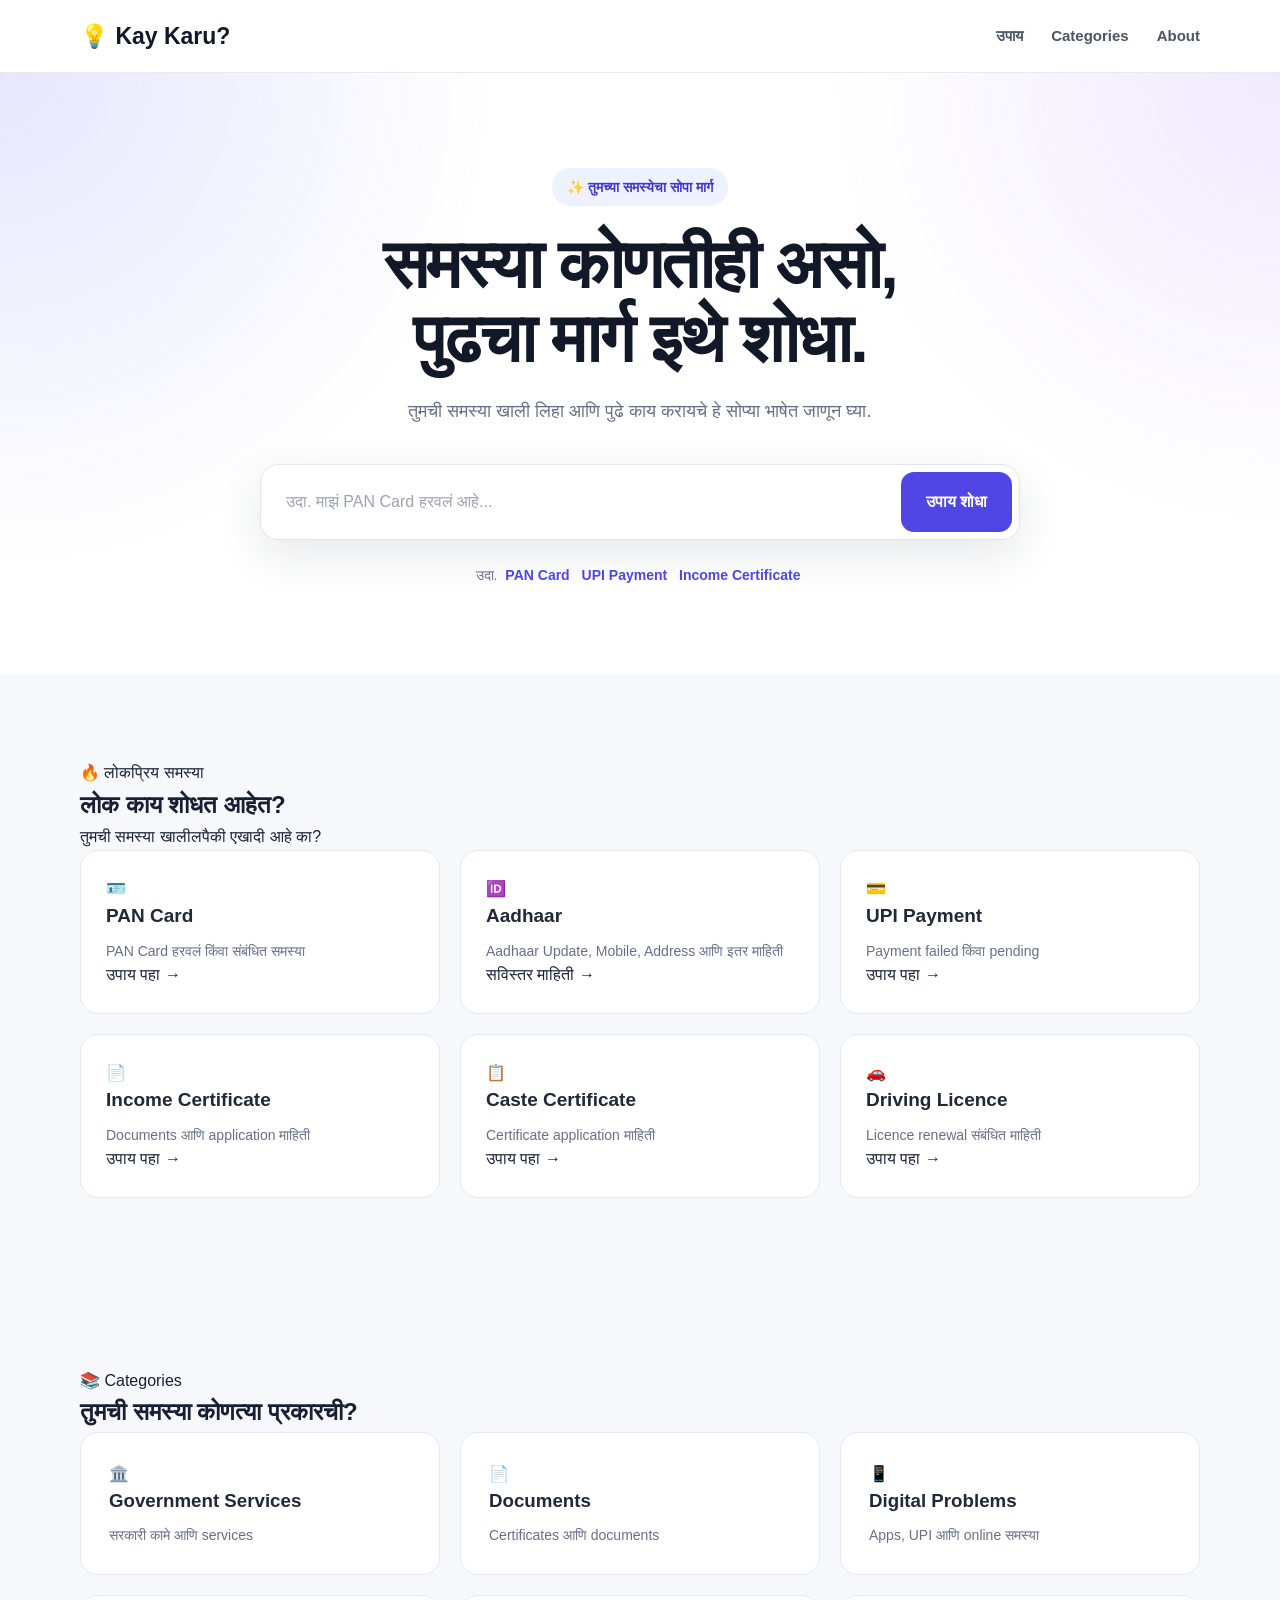
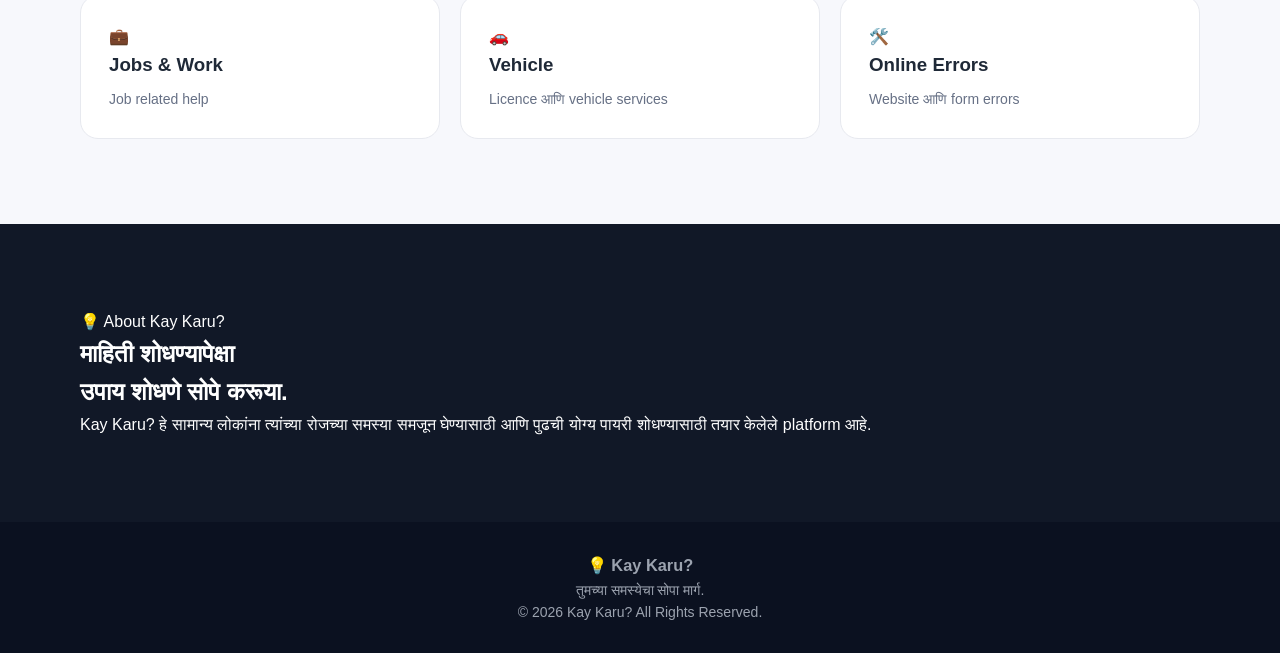
<file: index.html>
<!DOCTYPE html>
<html lang="mr">
<head>
    <meta charset="UTF-8">
    <meta name="viewport" content="width=device-width, initial-scale=1.0">

    <title>Kay Karu? | तुमच्या समस्येचा सोपा मार्ग</title>

    <meta name="description"
          content="तुमची समस्या सांगा आणि पुढचा मार्ग सोप्या भाषेत जाणून घ्या. Government services, documents, digital problems आणि online services साठी सोपे मार्गदर्शन.">

    <link rel="stylesheet" href="style.css">
</head>

<body>

<header class="header">
    <div class="container nav">

        <a href="index.html" class="logo">
            💡 Kay Karu?
        </a>

        <nav>
            <a href="#solutions">उपाय</a>
            <a href="#categories">Categories</a>
            <a href="#about">About</a>
        </nav>

    </div>
</header>


<section class="hero">

    <div class="container hero-content">

        <div class="badge">
            ✨ तुमच्या समस्येचा सोपा मार्ग
        </div>

        <h1>
            समस्या कोणतीही असो,<br>
            <span>पुढचा मार्ग इथे शोधा.</span>
        </h1>

        <p>
            तुमची समस्या खाली लिहा आणि पुढे काय करायचे
            हे सोप्या भाषेत जाणून घ्या.
        </p>

        <div class="search-box">

            <input
                type="text"
                id="problemInput"
                placeholder="उदा. माझं PAN Card हरवलं आहे..."
            >

            <button onclick="findSolution()">
                उपाय शोधा
            </button>

        </div>

        <div class="examples">

            <span>उदा.</span>

            <button onclick="setProblem('माझं PAN Card हरवलं आहे')">
                PAN Card
            </button>

            <button onclick="setProblem('माझं UPI payment अडकलं आहे')">
                UPI Payment
            </button>

            <button onclick="setProblem('मला Income Certificate काढायचं आहे')">
                Income Certificate
            </button>

        </div>

    </div>

</section>


<section class="result-section" id="resultSection">

    <div class="container">

        <div class="result-card">

            <h2 id="resultTitle"></h2>

            <p id="resultText"></p>

            <div id="resultSteps"></div>

        </div>

    </div>

</section>


<section class="section" id="solutions">

    <div class="container">

        <div class="section-heading">

            <span>🔥 लोकप्रिय समस्या</span>

            <h2>लोक काय शोधत आहेत?</h2>

            <p>
                तुमची समस्या खालीलपैकी एखादी आहे का?
            </p>

        </div>


        <div class="problem-grid">


            <!-- PAN -->

            <div class="problem-card"
                 onclick="setProblem('माझं PAN Card हरवलं आहे')">

                <div class="card-icon">🪪</div>

                <h3>PAN Card</h3>

                <p>
                    PAN Card हरवलं किंवा संबंधित समस्या
                </p>

                <span>उपाय पहा →</span>

            </div>


            <!-- AADHAAR -->

            <div class="problem-card"
                 onclick="window.location.href='aadhaar-update.html'">

                <div class="card-icon">🆔</div>

                <h3>Aadhaar</h3>

                <p>
                    Aadhaar Update, Mobile, Address आणि इतर माहिती
                </p>

                <span>सविस्तर माहिती →</span>

            </div>


            <!-- UPI -->

            <div class="problem-card"
                 onclick="setProblem('माझं UPI payment अडकलं आहे')">

                <div class="card-icon">💳</div>

                <h3>UPI Payment</h3>

                <p>
                    Payment failed किंवा pending
                </p>

                <span>उपाय पहा →</span>

            </div>


            <!-- INCOME -->

            <div class="problem-card"
                 onclick="setProblem('मला Income Certificate काढायचं आहे')">

                <div class="card-icon">📄</div>

                <h3>Income Certificate</h3>

                <p>
                    Documents आणि application माहिती
                </p>

                <span>उपाय पहा →</span>

            </div>


            <!-- CASTE -->

            <div class="problem-card"
                 onclick="setProblem('मला Caste Certificate काढायचं आहे')">

                <div class="card-icon">📋</div>

                <h3>Caste Certificate</h3>

                <p>
                    Certificate application माहिती
                </p>

                <span>उपाय पहा →</span>

            </div>


            <!-- DRIVING LICENCE -->

            <div class="problem-card"
                 onclick="setProblem('माझं Driving Licence renew करायचं आहे')">

                <div class="card-icon">🚗</div>

                <h3>Driving Licence</h3>

                <p>
                    Licence renewal संबंधित माहिती
                </p>

                <span>उपाय पहा →</span>

            </div>

        </div>

    </div>

</section>


<section class="section categories" id="categories">

    <div class="container">

        <div class="section-heading">

            <span>📚 Categories</span>

            <h2>तुमची समस्या कोणत्या प्रकारची?</h2>

        </div>


        <div class="category-grid">


            <!-- GOVERNMENT SERVICES -->

            <div class="category-card"
                 onclick="document.getElementById('solutions').scrollIntoView({behavior:'smooth'})">

                🏛️

                <h3>Government Services</h3>

                <p>
                    सरकारी कामे आणि services
                </p>

            </div>


            <!-- DOCUMENTS -->

            <div class="category-card"
                 onclick="document.getElementById('solutions').scrollIntoView({behavior:'smooth'})">

                📄

                <h3>Documents</h3>

                <p>
                    Certificates आणि documents
                </p>

            </div>


            <!-- DIGITAL -->

            <div class="category-card"
                 onclick="setProblem('माझं UPI payment अडकलं आहे')">

                📱

                <h3>Digital Problems</h3>

                <p>
                    Apps, UPI आणि online समस्या
                </p>

            </div>


            <!-- JOBS -->

            <div class="category-card"
                 onclick="setProblem('मला job related help पाहिजे')">

                💼

                <h3>Jobs & Work</h3>

                <p>
                    Job related help
                </p>

            </div>


            <!-- VEHICLE -->

            <div class="category-card"
                 onclick="setProblem('माझं Driving Licence renew करायचं आहे')">

                🚗

                <h3>Vehicle</h3>

                <p>
                    Licence आणि vehicle services
                </p>

            </div>


            <!-- ONLINE ERRORS -->

            <div class="category-card"
                 onclick="setProblem('माझा online form error दाखवत आहे')">

                🛠️

                <h3>Online Errors</h3>

                <p>
                    Website आणि form errors
                </p>

            </div>

        </div>

    </div>

</section>


<section class="about" id="about">

    <div class="container">

        <span>💡 About Kay Karu?</span>

        <h2>
            माहिती शोधण्यापेक्षा<br>
            उपाय शोधणे सोपे करूया.
        </h2>

        <p>
            Kay Karu? हे सामान्य लोकांना त्यांच्या
            रोजच्या समस्या समजून घेण्यासाठी आणि
            पुढची योग्य पायरी शोधण्यासाठी तयार केलेले
            platform आहे.
        </p>

    </div>

</section>


<footer>

    <div class="container">

        <h3>💡 Kay Karu?</h3>

        <p>
            तुमच्या समस्येचा सोपा मार्ग.
        </p>

        <div class="copyright">
            © 2026 Kay Karu? All Rights Reserved.
        </div>

    </div>

</footer>


<script src="script.js"></script>

</body>
</html>
</file>
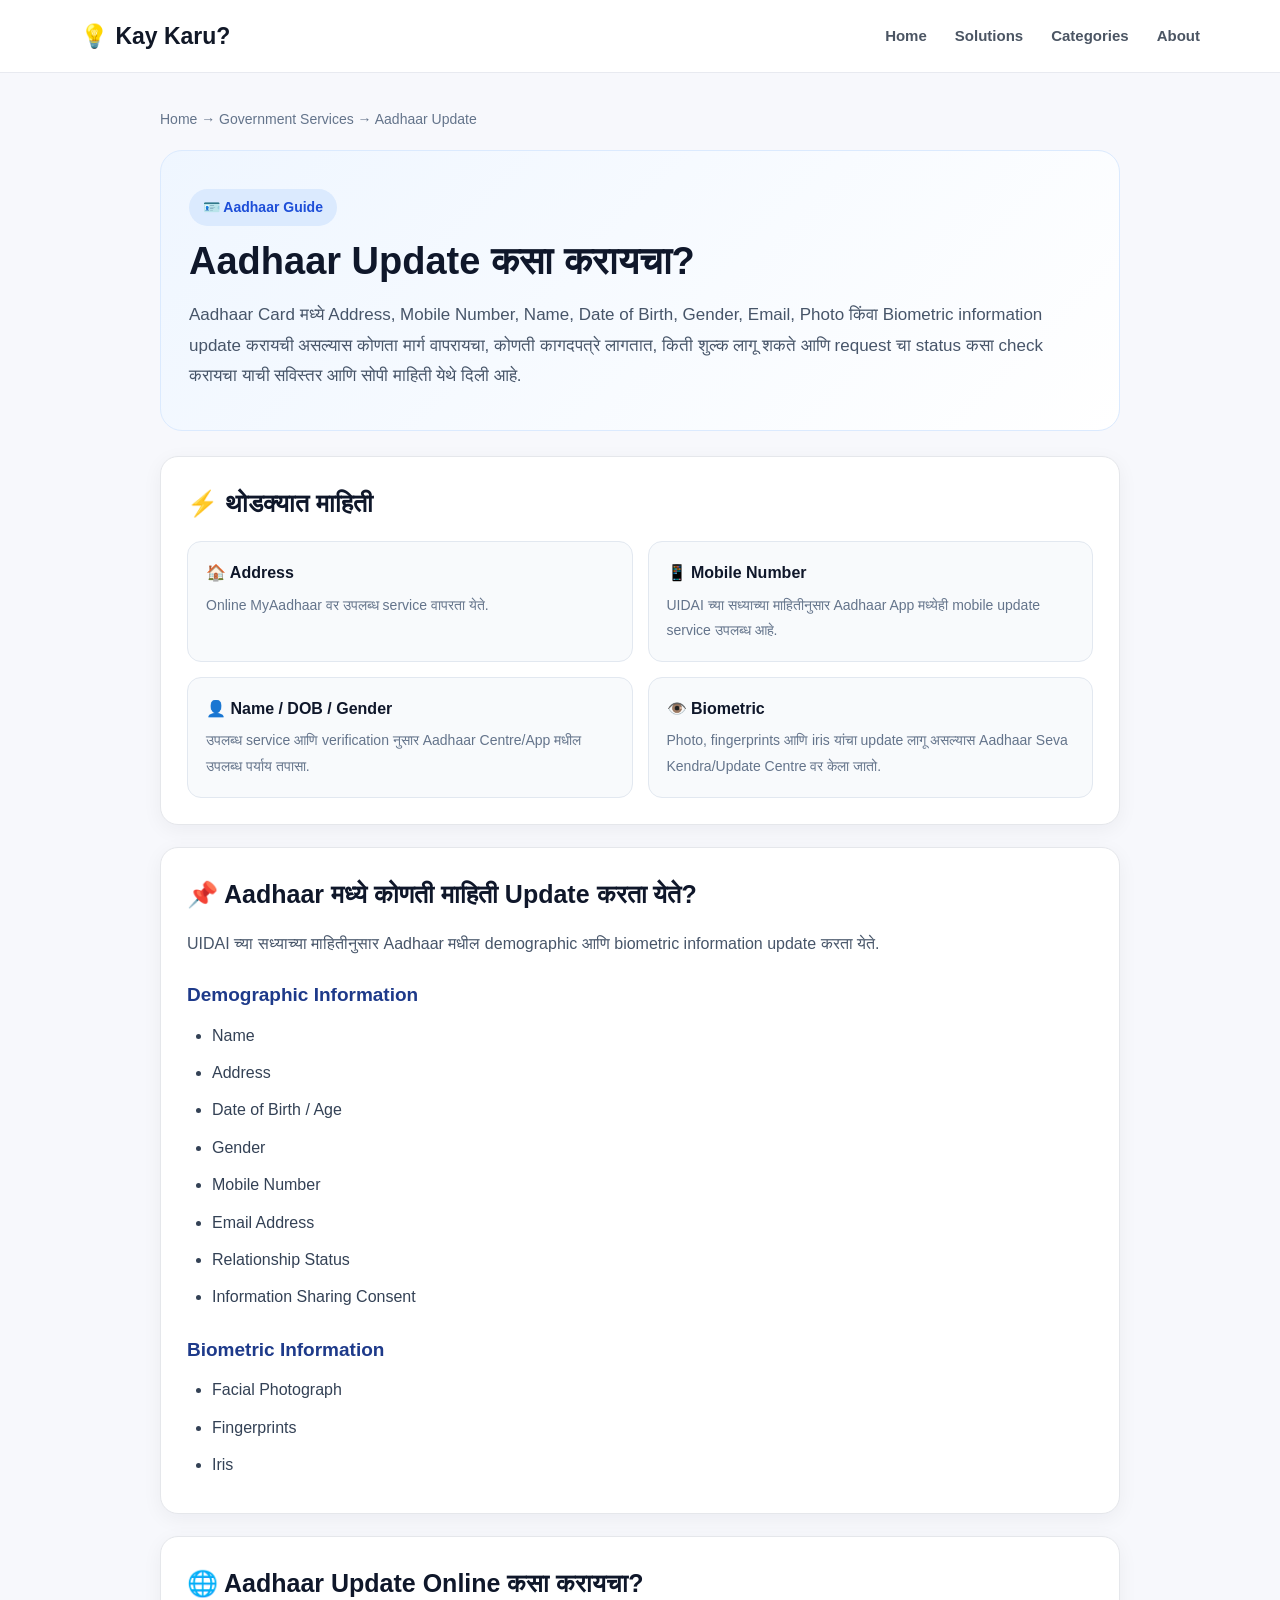
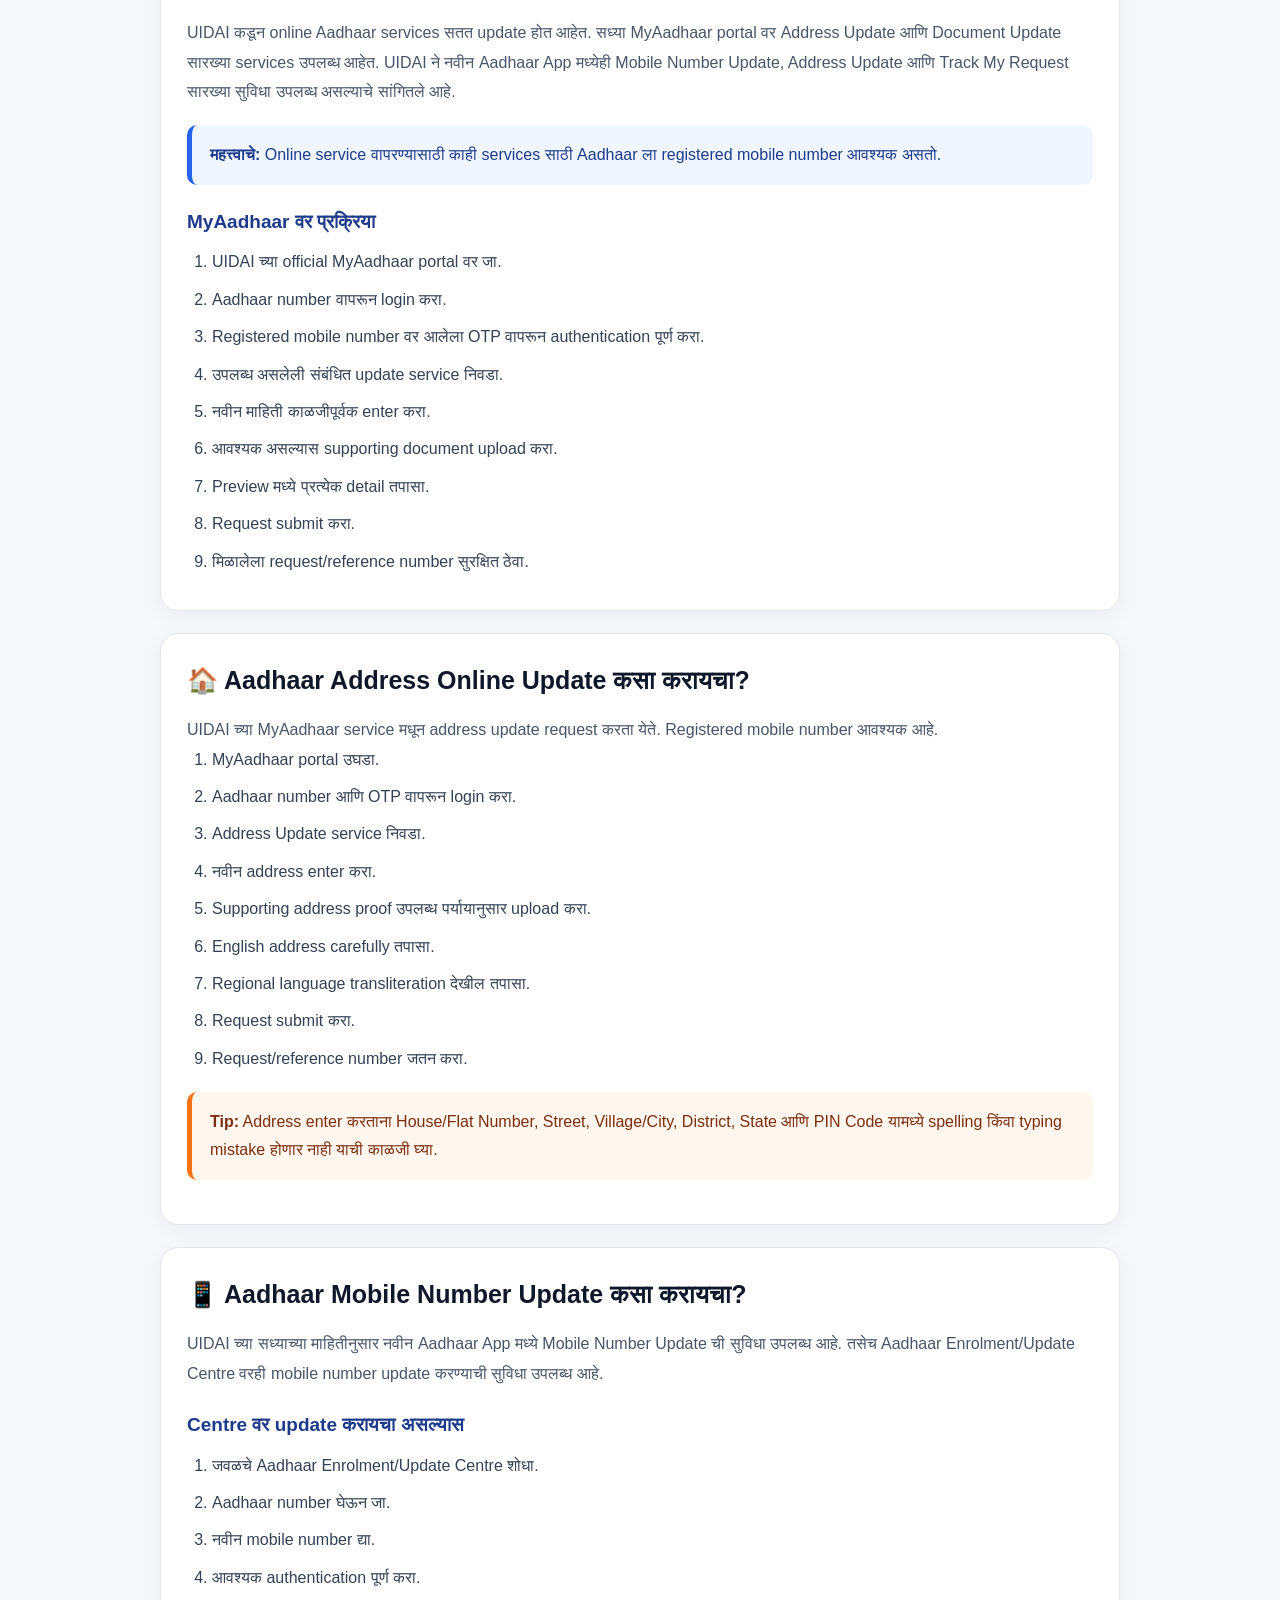
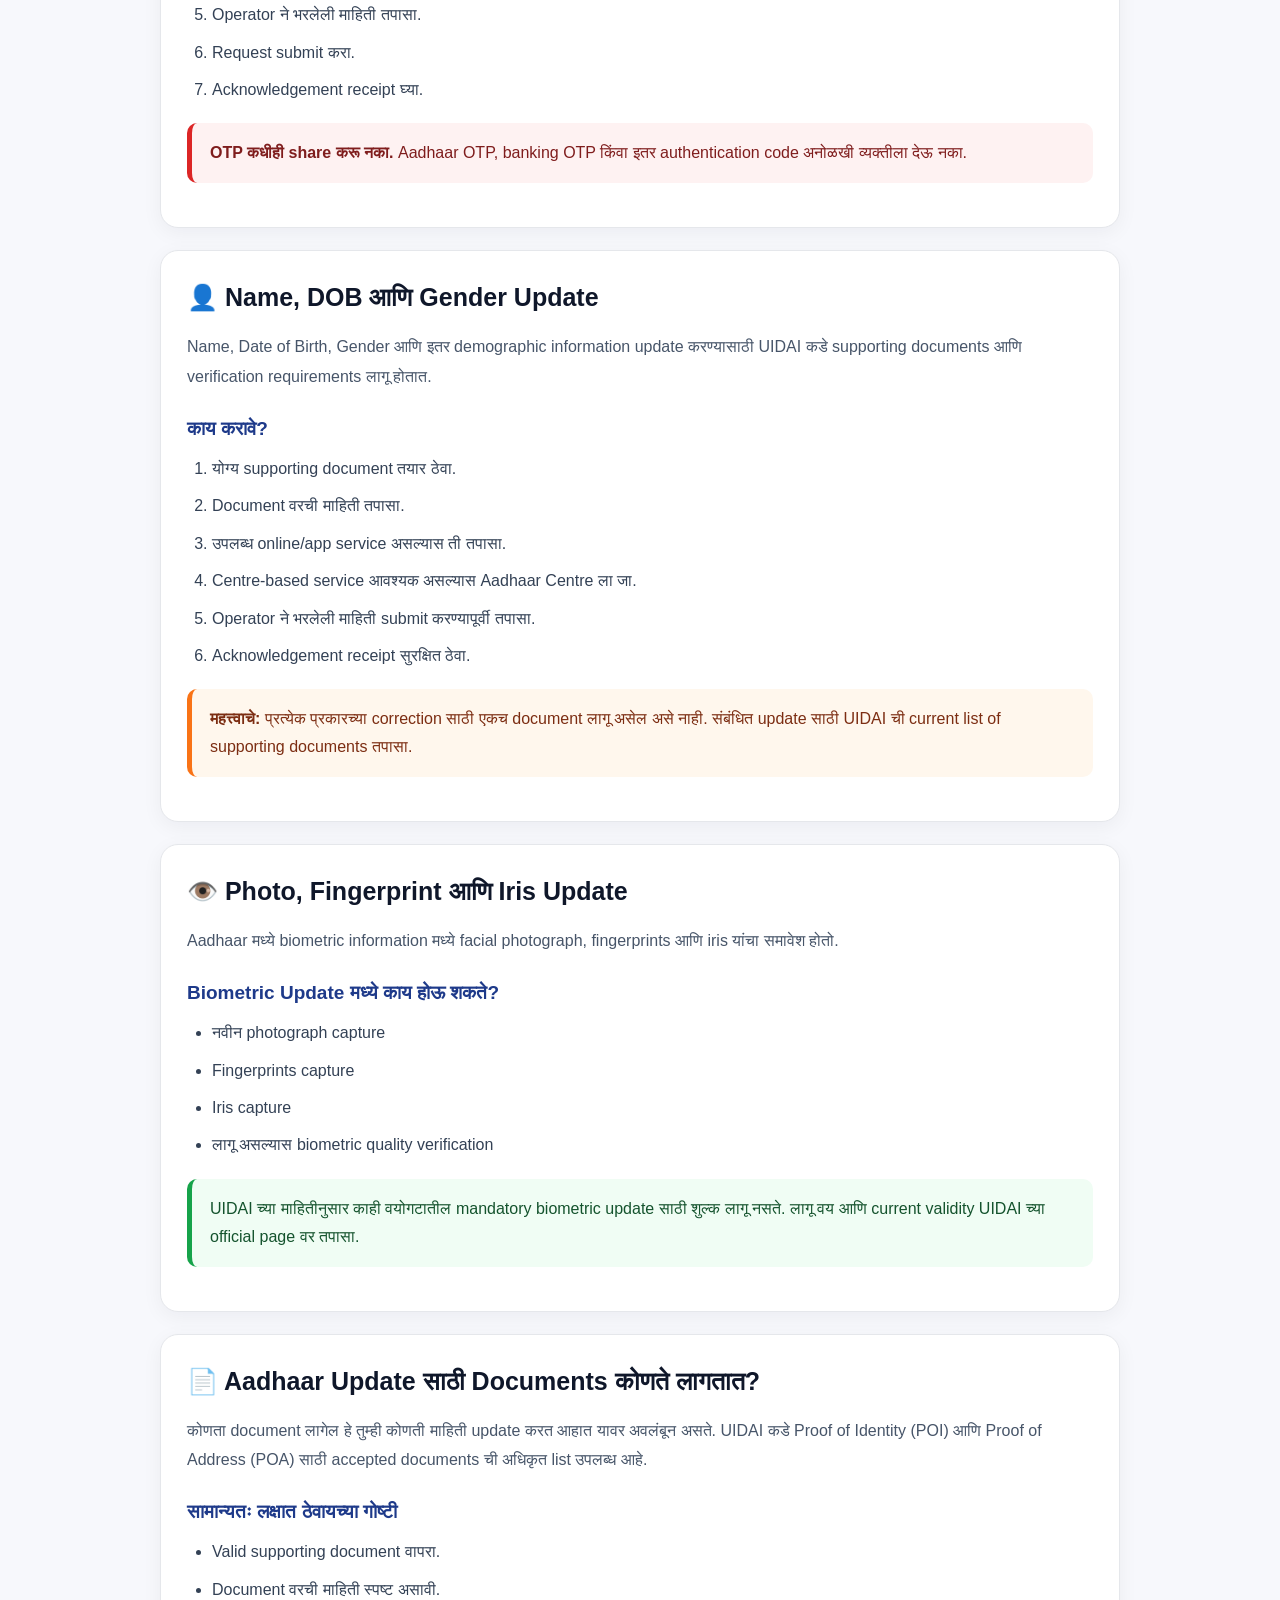
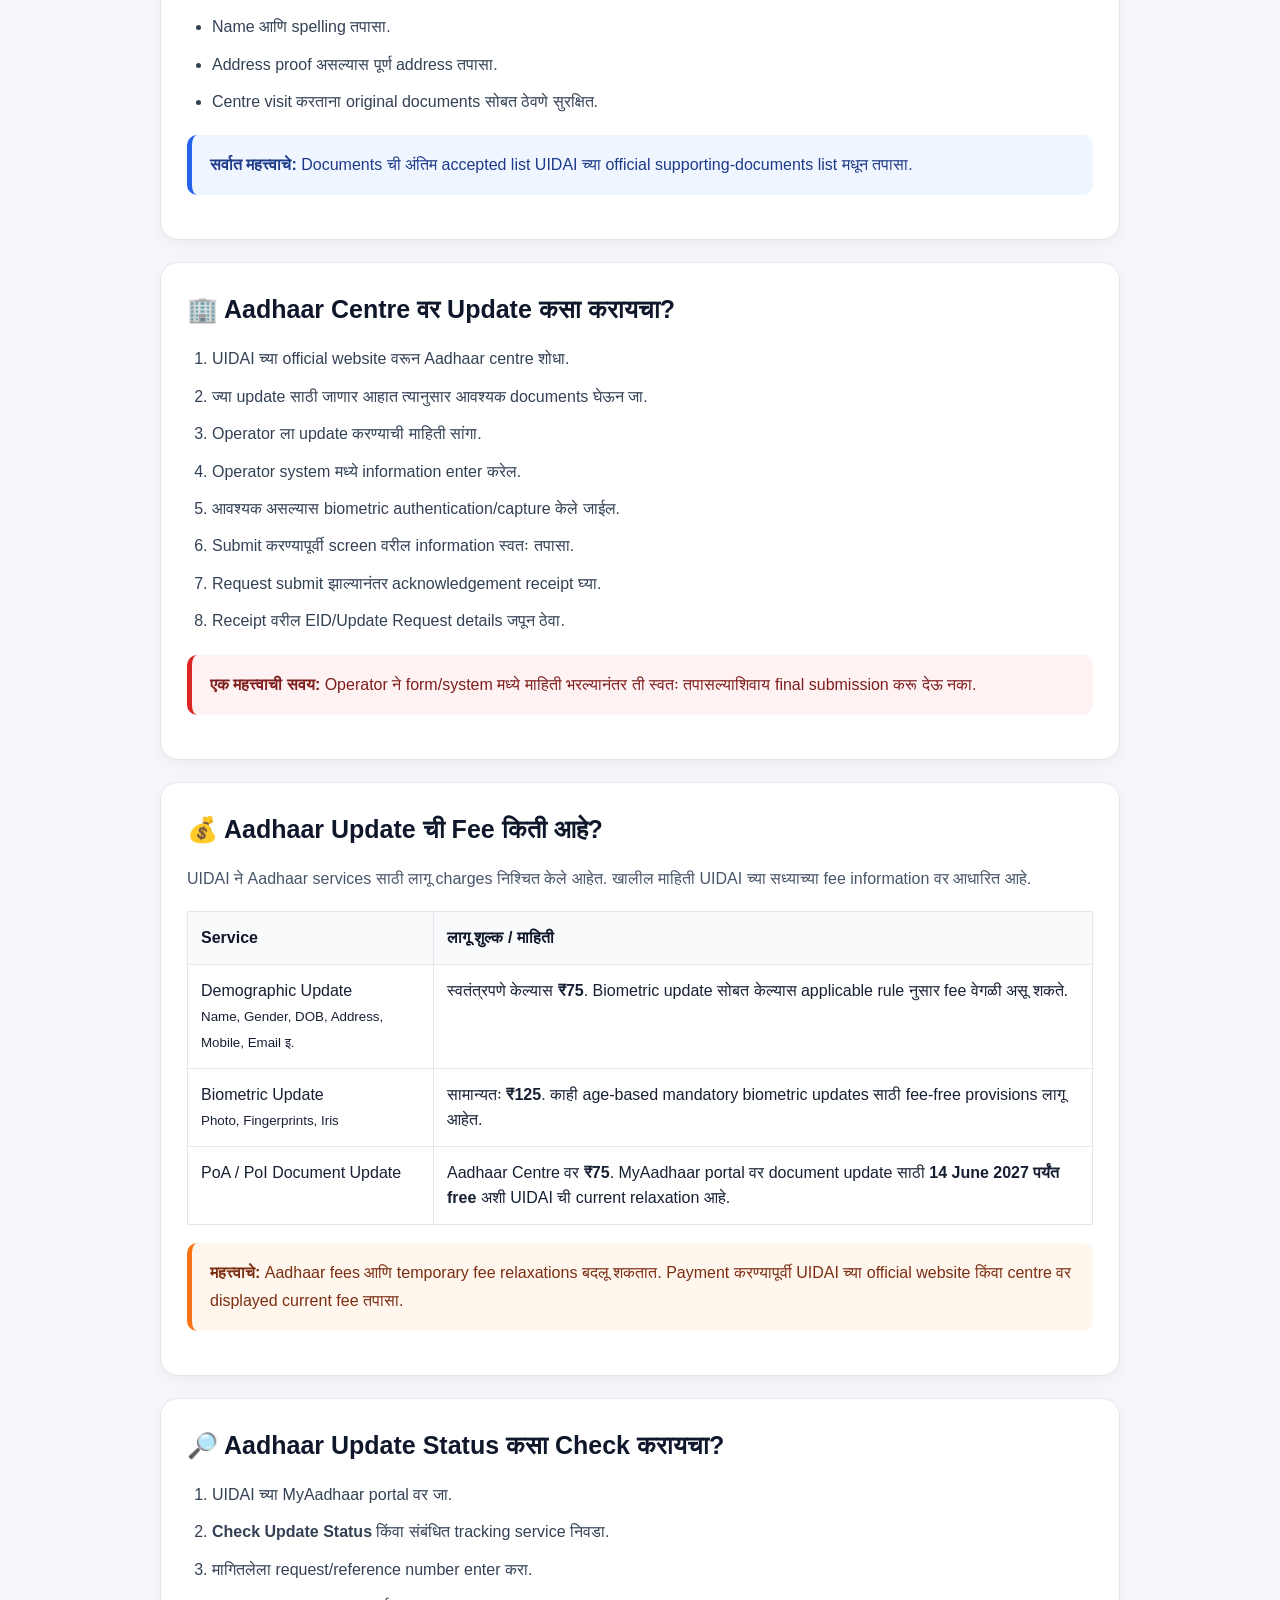
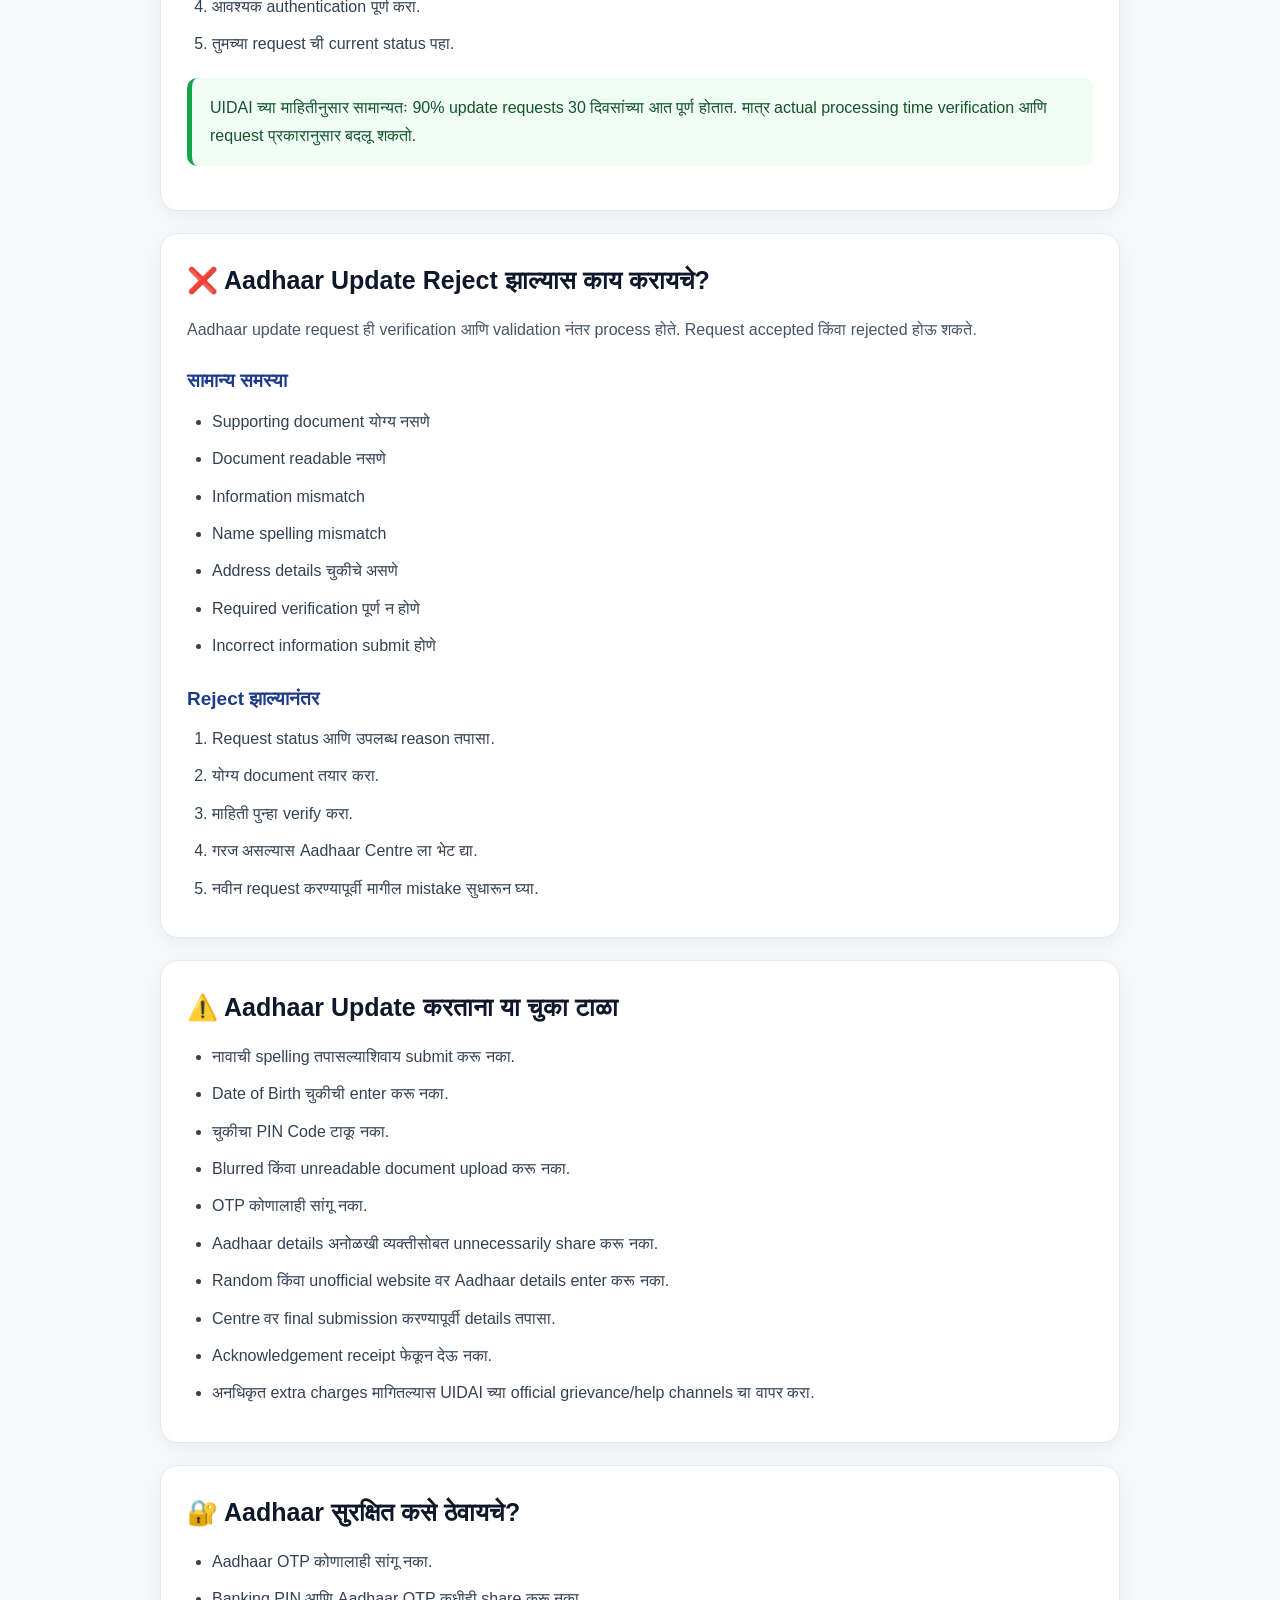
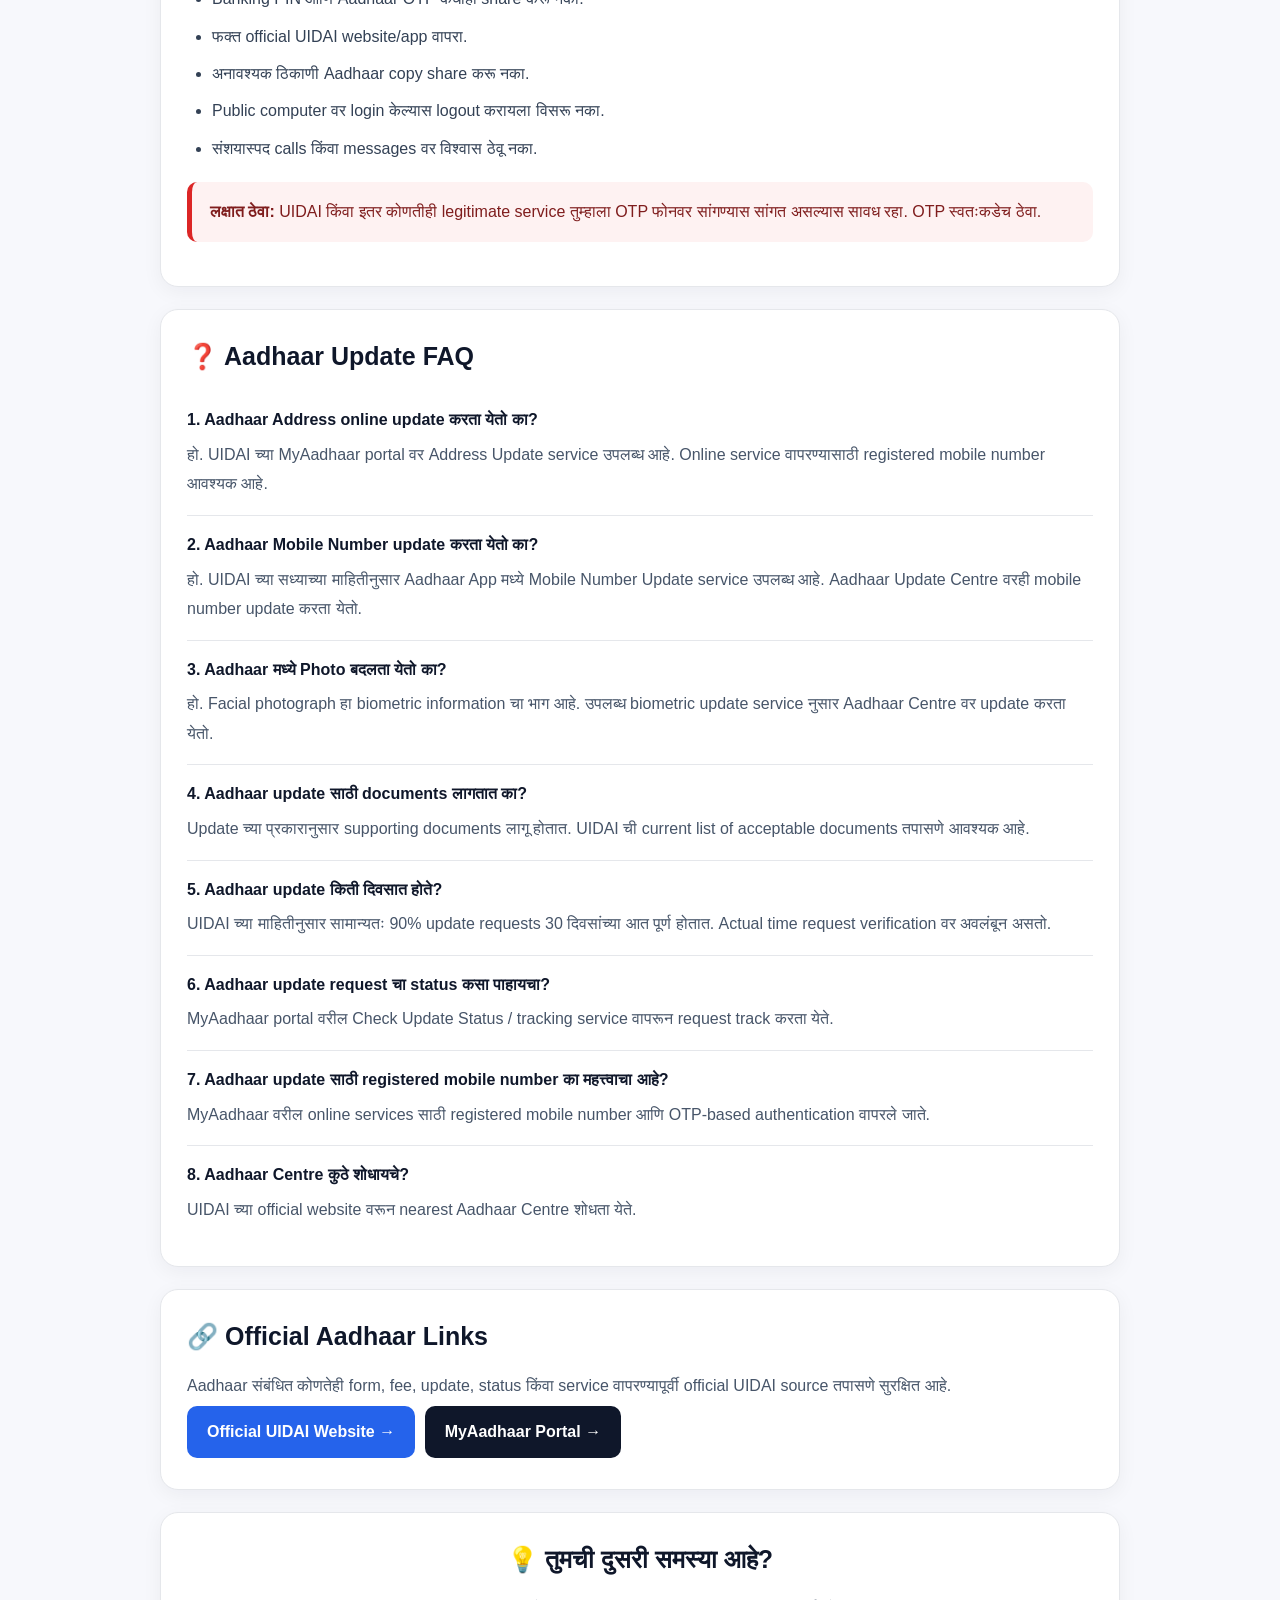
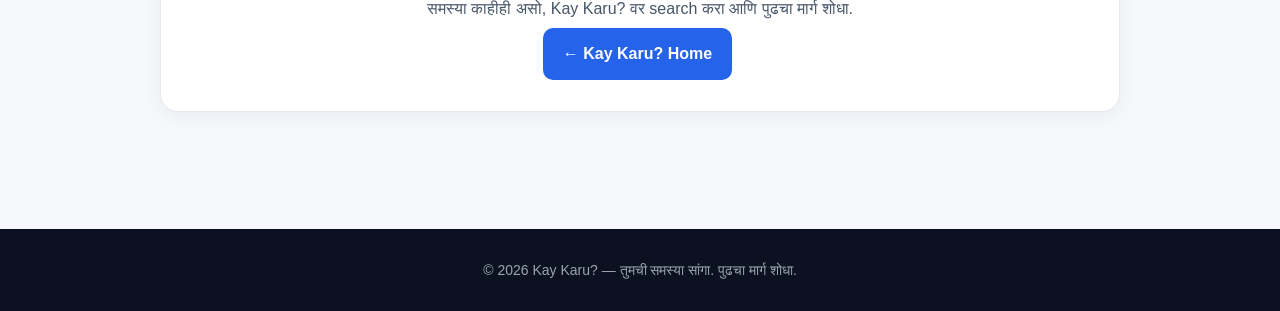
<file: aadhaar-update.html>
<!DOCTYPE html>
<html lang="mr">
<head>
  <meta charset="UTF-8">
  <meta name="viewport" content="width=device-width, initial-scale=1.0">

  <title>Aadhaar Update कसा करायचा? | Mobile, Address, Name, DOB | Kay Karu?</title>

  <meta name="description" content="Aadhaar Update कसा करायचा? Mobile Number, Address, Name, Date of Birth, Gender, Photo आणि Biometric Update ची सविस्तर माहिती. Online process, Aadhaar Centre, Aadhaar App, documents, fees, status आणि common mistakes.">

  <meta name="keywords" content="Aadhaar update Marathi, Aadhaar update online, Aadhaar mobile number update, Aadhaar address update, Aadhaar name correction, Aadhaar DOB update, Aadhaar biometric update, Aadhaar App, Aadhaar centre">

  <meta name="robots" content="index, follow">

  <link rel="canonical" href="https://kay-karu.netlify.app/aadhaar-update.html">

  <link rel="stylesheet" href="style.css">

  <style>
    .page-container {
      max-width: 1000px;
      margin: 35px auto;
      padding: 0 20px 60px;
    }

    .breadcrumb {
      margin-bottom: 20px;
      font-size: 14px;
      color: #64748b;
    }

    .page-hero {
      background: linear-gradient(135deg, #eff6ff, #ffffff);
      border: 1px solid #dbeafe;
      border-radius: 22px;
      padding: 38px 28px;
      margin-bottom: 25px;
    }

    .page-hero .badge {
      display: inline-block;
      background: #dbeafe;
      color: #1d4ed8;
      padding: 7px 14px;
      border-radius: 30px;
      font-size: 14px;
      font-weight: 700;
      margin-bottom: 12px;
    }

    .page-hero h1 {
      font-size: 38px;
      line-height: 1.25;
      margin: 0 0 15px;
      color: #0f172a;
    }

    .page-hero p {
      font-size: 17px;
      line-height: 1.8;
      color: #475569;
      margin: 0;
    }

    .info-card {
      background: #ffffff;
      border: 1px solid #e5e7eb;
      border-radius: 18px;
      padding: 26px;
      margin-bottom: 22px;
      box-shadow: 0 5px 20px rgba(15, 23, 42, 0.05);
    }

    .info-card h2 {
      margin-top: 0;
      margin-bottom: 15px;
      font-size: 25px;
      color: #0f172a;
    }

    .info-card h3 {
      margin-top: 22px;
      margin-bottom: 10px;
      font-size: 19px;
      color: #1e3a8a;
    }

    .info-card p {
      line-height: 1.85;
      color: #475569;
    }

    .info-card ul,
    .info-card ol {
      padding-left: 25px;
      line-height: 1.9;
      color: #334155;
    }

    .info-card li {
      margin-bottom: 7px;
    }

    .notice {
      background: #fff7ed;
      border-left: 5px solid #f97316;
      padding: 16px 18px;
      border-radius: 10px;
      margin: 18px 0;
      line-height: 1.75;
      color: #7c2d12;
    }

    .success-box {
      background: #f0fdf4;
      border-left: 5px solid #16a34a;
      padding: 16px 18px;
      border-radius: 10px;
      margin: 18px 0;
      line-height: 1.75;
      color: #14532d;
    }

    .danger-box {
      background: #fef2f2;
      border-left: 5px solid #dc2626;
      padding: 16px 18px;
      border-radius: 10px;
      margin: 18px 0;
      line-height: 1.75;
      color: #7f1d1d;
    }

    .info-box {
      background: #eff6ff;
      border-left: 5px solid #2563eb;
      padding: 16px 18px;
      border-radius: 10px;
      margin: 18px 0;
      line-height: 1.75;
      color: #1e3a8a;
    }

    .fee-table {
      width: 100%;
      border-collapse: collapse;
      margin-top: 18px;
      overflow: hidden;
    }

    .fee-table th,
    .fee-table td {
      border: 1px solid #e5e7eb;
      padding: 13px;
      text-align: left;
      vertical-align: top;
    }

    .fee-table th {
      background: #f8fafc;
      color: #0f172a;
    }

    .official-button {
      display: inline-block;
      background: #2563eb;
      color: #ffffff;
      text-decoration: none;
      padding: 13px 20px;
      border-radius: 10px;
      font-weight: 700;
      margin: 5px 5px 5px 0;
    }

    .official-button:hover {
      background: #1d4ed8;
    }

    .secondary-button {
      background: #0f172a;
    }

    .secondary-button:hover {
      background: #1e293b;
    }

    .faq-item {
      border-bottom: 1px solid #e5e7eb;
      padding: 16px 0;
    }

    .faq-item:last-child {
      border-bottom: none;
    }

    .faq-item strong {
      display: block;
      color: #0f172a;
      margin-bottom: 7px;
    }

    .quick-grid {
      display: grid;
      grid-template-columns: repeat(2, 1fr);
      gap: 15px;
      margin-top: 18px;
    }

    .quick-card {
      background: #f8fafc;
      border: 1px solid #e2e8f0;
      border-radius: 14px;
      padding: 18px;
    }

    .quick-card strong {
      display: block;
      margin-bottom: 6px;
      color: #0f172a;
    }

    .quick-card span {
      color: #64748b;
      font-size: 14px;
      line-height: 1.6;
    }

    @media (max-width: 700px) {

      .page-container {
        margin-top: 25px;
        padding-left: 15px;
        padding-right: 15px;
      }

      .page-hero {
        padding: 26px 18px;
      }

      .page-hero h1 {
        font-size: 29px;
      }

      .page-hero p {
        font-size: 16px;
      }

      .info-card {
        padding: 20px 17px;
      }

      .info-card h2 {
        font-size: 22px;
      }

      .quick-grid {
        grid-template-columns: 1fr;
      }

      .fee-table {
        font-size: 14px;
      }

      .fee-table th,
      .fee-table td {
        padding: 10px;
      }
    }
  </style>
</head>

<body>

  <!-- HEADER -->
  <header>
    <div class="container nav-container">

      <a href="index.html" class="logo">
        💡 Kay Karu?
      </a>

      <nav>
        <a href="index.html">Home</a>
        <a href="index.html#solutions">Solutions</a>
        <a href="index.html#categories">Categories</a>
        <a href="index.html#about">About</a>
      </nav>

    </div>
  </header>


  <!-- MAIN -->
  <main class="page-container">

    <div class="breadcrumb">
      Home → Government Services → Aadhaar Update
    </div>


    <!-- HERO -->
    <section class="page-hero">

      <span class="badge">
        🪪 Aadhaar Guide
      </span>

      <h1>
        Aadhaar Update कसा करायचा?
      </h1>

      <p>
        Aadhaar Card मध्ये Address, Mobile Number, Name, Date of Birth,
        Gender, Email, Photo किंवा Biometric information update करायची
        असल्यास कोणता मार्ग वापरायचा, कोणती कागदपत्रे लागतात, किती शुल्क
        लागू शकते आणि request चा status कसा check करायचा याची सविस्तर
        आणि सोपी माहिती येथे दिली आहे.
      </p>

    </section>


    <!-- QUICK OVERVIEW -->
    <section class="info-card">

      <h2>⚡ थोडक्यात माहिती</h2>

      <div class="quick-grid">

        <div class="quick-card">
          <strong>🏠 Address</strong>
          <span>
            Online MyAadhaar वर उपलब्ध service वापरता येते.
          </span>
        </div>

        <div class="quick-card">
          <strong>📱 Mobile Number</strong>
          <span>
            UIDAI च्या सध्याच्या माहितीनुसार Aadhaar App मध्येही
            mobile update service उपलब्ध आहे.
          </span>
        </div>

        <div class="quick-card">
          <strong>👤 Name / DOB / Gender</strong>
          <span>
            उपलब्ध service आणि verification नुसार Aadhaar Centre/App
            मधील उपलब्ध पर्याय तपासा.
          </span>
        </div>

        <div class="quick-card">
          <strong>👁️ Biometric</strong>
          <span>
            Photo, fingerprints आणि iris यांचा update लागू असल्यास
            Aadhaar Seva Kendra/Update Centre वर केला जातो.
          </span>
        </div>

      </div>

    </section>


    <!-- WHAT CAN BE UPDATED -->
    <section class="info-card">

      <h2>📌 Aadhaar मध्ये कोणती माहिती Update करता येते?</h2>

      <p>
        UIDAI च्या सध्याच्या माहितीनुसार Aadhaar मधील demographic आणि
        biometric information update करता येते.
      </p>

      <h3>Demographic Information</h3>

      <ul>
        <li>Name</li>
        <li>Address</li>
        <li>Date of Birth / Age</li>
        <li>Gender</li>
        <li>Mobile Number</li>
        <li>Email Address</li>
        <li>Relationship Status</li>
        <li>Information Sharing Consent</li>
      </ul>

      <h3>Biometric Information</h3>

      <ul>
        <li>Facial Photograph</li>
        <li>Fingerprints</li>
        <li>Iris</li>
      </ul>

    </section>


    <!-- ONLINE OPTIONS -->
    <section class="info-card">

      <h2>🌐 Aadhaar Update Online कसा करायचा?</h2>

      <p>
        UIDAI कडून online Aadhaar services सतत update होत आहेत. सध्या
        MyAadhaar portal वर Address Update आणि Document Update सारख्या
        services उपलब्ध आहेत. UIDAI ने नवीन Aadhaar App मध्येही
        Mobile Number Update, Address Update आणि Track My Request सारख्या
        सुविधा उपलब्ध असल्याचे सांगितले आहे.
      </p>

      <div class="info-box">
        <strong>महत्त्वाचे:</strong>
        Online service वापरण्यासाठी काही services साठी Aadhaar ला
        registered mobile number आवश्यक असतो.
      </div>

      <h3>MyAadhaar वर प्रक्रिया</h3>

      <ol>
        <li>
          UIDAI च्या official MyAadhaar portal वर जा.
        </li>

        <li>
          Aadhaar number वापरून login करा.
        </li>

        <li>
          Registered mobile number वर आलेला OTP वापरून authentication
          पूर्ण करा.
        </li>

        <li>
          उपलब्ध असलेली संबंधित update service निवडा.
        </li>

        <li>
          नवीन माहिती काळजीपूर्वक enter करा.
        </li>

        <li>
          आवश्यक असल्यास supporting document upload करा.
        </li>

        <li>
          Preview मध्ये प्रत्येक detail तपासा.
        </li>

        <li>
          Request submit करा.
        </li>

        <li>
          मिळालेला request/reference number सुरक्षित ठेवा.
        </li>
      </ol>

    </section>


    <!-- ADDRESS UPDATE -->
    <section class="info-card">

      <h2>🏠 Aadhaar Address Online Update कसा करायचा?</h2>

      <p>
        UIDAI च्या MyAadhaar service मधून address update request करता
        येते. Registered mobile number आवश्यक आहे.
      </p>

      <ol>
        <li>MyAadhaar portal उघडा.</li>
        <li>Aadhaar number आणि OTP वापरून login करा.</li>
        <li>Address Update service निवडा.</li>
        <li>नवीन address enter करा.</li>
        <li>Supporting address proof उपलब्ध पर्यायानुसार upload करा.</li>
        <li>English address carefully तपासा.</li>
        <li>Regional language transliteration देखील तपासा.</li>
        <li>Request submit करा.</li>
        <li>Request/reference number जतन करा.</li>
      </ol>

      <div class="notice">
        <strong>Tip:</strong>
        Address enter करताना House/Flat Number, Street, Village/City,
        District, State आणि PIN Code यामध्ये spelling किंवा typing mistake
        होणार नाही याची काळजी घ्या.
      </div>

    </section>


    <!-- MOBILE UPDATE -->
    <section class="info-card">

      <h2>📱 Aadhaar Mobile Number Update कसा करायचा?</h2>

      <p>
        UIDAI च्या सध्याच्या माहितीनुसार नवीन Aadhaar App मध्ये
        Mobile Number Update ची सुविधा उपलब्ध आहे. तसेच Aadhaar
        Enrolment/Update Centre वरही mobile number update करण्याची
        सुविधा उपलब्ध आहे.
      </p>

      <h3>Centre वर update करायचा असल्यास</h3>

      <ol>
        <li>जवळचे Aadhaar Enrolment/Update Centre शोधा.</li>
        <li>Aadhaar number घेऊन जा.</li>
        <li>नवीन mobile number द्या.</li>
        <li>आवश्यक authentication पूर्ण करा.</li>
        <li>Operator ने भरलेली माहिती तपासा.</li>
        <li>Request submit करा.</li>
        <li>Acknowledgement receipt घ्या.</li>
      </ol>

      <div class="danger-box">
        <strong>OTP कधीही share करू नका.</strong>
        Aadhaar OTP, banking OTP किंवा इतर authentication code
        अनोळखी व्यक्तीला देऊ नका.
      </div>

    </section>


    <!-- NAME DOB GENDER -->
    <section class="info-card">

      <h2>👤 Name, DOB आणि Gender Update</h2>

      <p>
        Name, Date of Birth, Gender आणि इतर demographic information
        update करण्यासाठी UIDAI कडे supporting documents आणि
        verification requirements लागू होतात.
      </p>

      <h3>काय करावे?</h3>

      <ol>
        <li>योग्य supporting document तयार ठेवा.</li>
        <li>Document वरची माहिती तपासा.</li>
        <li>उपलब्ध online/app service असल्यास ती तपासा.</li>
        <li>Centre-based service आवश्यक असल्यास Aadhaar Centre ला जा.</li>
        <li>Operator ने भरलेली माहिती submit करण्यापूर्वी तपासा.</li>
        <li>Acknowledgement receipt सुरक्षित ठेवा.</li>
      </ol>

      <div class="notice">
        <strong>महत्त्वाचे:</strong>
        प्रत्येक प्रकारच्या correction साठी एकच document लागू असेल असे
        नाही. संबंधित update साठी UIDAI ची current list of supporting
        documents तपासा.
      </div>

    </section>


    <!-- BIOMETRIC -->
    <section class="info-card">

      <h2>👁️ Photo, Fingerprint आणि Iris Update</h2>

      <p>
        Aadhaar मध्ये biometric information मध्ये facial photograph,
        fingerprints आणि iris यांचा समावेश होतो.
      </p>

      <h3>Biometric Update मध्ये काय होऊ शकते?</h3>

      <ul>
        <li>नवीन photograph capture</li>
        <li>Fingerprints capture</li>
        <li>Iris capture</li>
        <li>लागू असल्यास biometric quality verification</li>
      </ul>

      <div class="success-box">
        UIDAI च्या माहितीनुसार काही वयोगटातील mandatory biometric
        update साठी शुल्क लागू नसते. लागू वय आणि current validity
        UIDAI च्या official page वर तपासा.
      </div>

    </section>


    <!-- DOCUMENTS -->
    <section class="info-card">

      <h2>📄 Aadhaar Update साठी Documents कोणते लागतात?</h2>

      <p>
        कोणता document लागेल हे तुम्ही कोणती माहिती update करत आहात
        यावर अवलंबून असते. UIDAI कडे Proof of Identity (POI) आणि
        Proof of Address (POA) साठी accepted documents ची अधिकृत list
        उपलब्ध आहे.
      </p>

      <h3>सामान्यतः लक्षात ठेवायच्या गोष्टी</h3>

      <ul>
        <li>Valid supporting document वापरा.</li>
        <li>Document वरची माहिती स्पष्ट असावी.</li>
        <li>Name आणि spelling तपासा.</li>
        <li>Address proof असल्यास पूर्ण address तपासा.</li>
        <li>Centre visit करताना original documents सोबत ठेवणे सुरक्षित.</li>
      </ul>

      <div class="info-box">
        <strong>सर्वात महत्त्वाचे:</strong>
        Documents ची अंतिम accepted list UIDAI च्या official
        supporting-documents list मधून तपासा.
      </div>

    </section>


    <!-- CENTRE PROCESS -->
    <section class="info-card">

      <h2>🏢 Aadhaar Centre वर Update कसा करायचा?</h2>

      <ol>

        <li>
          UIDAI च्या official website वरून Aadhaar centre शोधा.
        </li>

        <li>
          ज्या update साठी जाणार आहात त्यानुसार आवश्यक documents घेऊन जा.
        </li>

        <li>
          Operator ला update करण्याची माहिती सांगा.
        </li>

        <li>
          Operator system मध्ये information enter करेल.
        </li>

        <li>
          आवश्यक असल्यास biometric authentication/capture केले जाईल.
        </li>

        <li>
          Submit करण्यापूर्वी screen वरील information स्वतः तपासा.
        </li>

        <li>
          Request submit झाल्यानंतर acknowledgement receipt घ्या.
        </li>

        <li>
          Receipt वरील EID/Update Request details जपून ठेवा.
        </li>

      </ol>

      <div class="danger-box">
        <strong>एक महत्त्वाची सवय:</strong>
        Operator ने form/system मध्ये माहिती भरल्यानंतर ती स्वतः
        तपासल्याशिवाय final submission करू देऊ नका.
      </div>

    </section>


    <!-- FEES -->
    <section class="info-card">

      <h2>💰 Aadhaar Update ची Fee किती आहे?</h2>

      <p>
        UIDAI ने Aadhaar services साठी लागू charges निश्चित केले आहेत.
        खालील माहिती UIDAI च्या सध्याच्या fee information वर आधारित आहे.
      </p>

      <table class="fee-table">

        <thead>
          <tr>
            <th>Service</th>
            <th>लागू शुल्क / माहिती</th>
          </tr>
        </thead>

        <tbody>

          <tr>
            <td>
              Demographic Update
              <br>
              <small>
                Name, Gender, DOB, Address, Mobile, Email इ.
              </small>
            </td>

            <td>
              स्वतंत्रपणे केल्यास <strong>₹75</strong>.
              Biometric update सोबत केल्यास applicable rule नुसार
              fee वेगळी असू शकते.
            </td>
          </tr>

          <tr>
            <td>
              Biometric Update
              <br>
              <small>
                Photo, Fingerprints, Iris
              </small>
            </td>

            <td>
              सामान्यतः <strong>₹125</strong>.
              काही age-based mandatory biometric updates साठी
              fee-free provisions लागू आहेत.
            </td>
          </tr>

          <tr>
            <td>
              PoA / PoI Document Update
            </td>

            <td>
              Aadhaar Centre वर <strong>₹75</strong>.
              MyAadhaar portal वर document update साठी
              <strong>14 June 2027 पर्यंत free</strong> अशी UIDAI
              ची current relaxation आहे.
            </td>
          </tr>

        </tbody>

      </table>

      <div class="notice">
        <strong>महत्त्वाचे:</strong>
        Aadhaar fees आणि temporary fee relaxations बदलू शकतात.
        Payment करण्यापूर्वी UIDAI च्या official website किंवा
        centre वर displayed current fee तपासा.
      </div>

    </section>


    <!-- STATUS -->
    <section class="info-card">

      <h2>🔎 Aadhaar Update Status कसा Check करायचा?</h2>

      <ol>

        <li>
          UIDAI च्या MyAadhaar portal वर जा.
        </li>

        <li>
          <strong>Check Update Status</strong> किंवा संबंधित tracking
          service निवडा.
        </li>

        <li>
          मागितलेला request/reference number enter करा.
        </li>

        <li>
          आवश्यक authentication पूर्ण करा.
        </li>

        <li>
          तुमच्या request ची current status पहा.
        </li>

      </ol>

      <div class="success-box">
        UIDAI च्या माहितीनुसार सामान्यतः 90% update requests
        30 दिवसांच्या आत पूर्ण होतात. मात्र actual processing time
        verification आणि request प्रकारानुसार बदलू शकतो.
      </div>

    </section>


    <!-- REJECTION -->
    <section class="info-card">

      <h2>❌ Aadhaar Update Reject झाल्यास काय करायचे?</h2>

      <p>
        Aadhaar update request ही verification आणि validation नंतर
        process होते. Request accepted किंवा rejected होऊ शकते.
      </p>

      <h3>सामान्य समस्या</h3>

      <ul>
        <li>Supporting document योग्य नसणे</li>
        <li>Document readable नसणे</li>
        <li>Information mismatch</li>
        <li>Name spelling mismatch</li>
        <li>Address details चुकीचे असणे</li>
        <li>Required verification पूर्ण न होणे</li>
        <li>Incorrect information submit होणे</li>
      </ul>

      <h3>Reject झाल्यानंतर</h3>

      <ol>
        <li>Request status आणि उपलब्ध reason तपासा.</li>
        <li>योग्य document तयार करा.</li>
        <li>माहिती पुन्हा verify करा.</li>
        <li>गरज असल्यास Aadhaar Centre ला भेट द्या.</li>
        <li>नवीन request करण्यापूर्वी मागील mistake सुधारून घ्या.</li>
      </ol>

    </section>


    <!-- COMMON MISTAKES -->
    <section class="info-card">

      <h2>⚠️ Aadhaar Update करताना या चुका टाळा</h2>

      <ul>

        <li>
          नावाची spelling तपासल्याशिवाय submit करू नका.
        </li>

        <li>
          Date of Birth चुकीची enter करू नका.
        </li>

        <li>
          चुकीचा PIN Code टाकू नका.
        </li>

        <li>
          Blurred किंवा unreadable document upload करू नका.
        </li>

        <li>
          OTP कोणालाही सांगू नका.
        </li>

        <li>
          Aadhaar details अनोळखी व्यक्तीसोबत unnecessarily share करू नका.
        </li>

        <li>
          Random किंवा unofficial website वर Aadhaar details enter करू नका.
        </li>

        <li>
          Centre वर final submission करण्यापूर्वी details तपासा.
        </li>

        <li>
          Acknowledgement receipt फेकून देऊ नका.
        </li>

        <li>
          अनधिकृत extra charges मागितल्यास UIDAI च्या official
          grievance/help channels चा वापर करा.
        </li>

      </ul>

    </section>


    <!-- SECURITY -->
    <section class="info-card">

      <h2>🔐 Aadhaar सुरक्षित कसे ठेवायचे?</h2>

      <ul>
        <li>Aadhaar OTP कोणालाही सांगू नका.</li>
        <li>Banking PIN आणि Aadhaar OTP कधीही share करू नका.</li>
        <li>फक्त official UIDAI website/app वापरा.</li>
        <li>अनावश्यक ठिकाणी Aadhaar copy share करू नका.</li>
        <li>Public computer वर login केल्यास logout करायला विसरू नका.</li>
        <li>संशयास्पद calls किंवा messages वर विश्वास ठेवू नका.</li>
      </ul>

      <div class="danger-box">
        <strong>लक्षात ठेवा:</strong>
        UIDAI किंवा इतर कोणतीही legitimate service तुम्हाला OTP
        फोनवर सांगण्यास सांगत असल्यास सावध रहा. OTP स्वतःकडेच ठेवा.
      </div>

    </section>


    <!-- FAQ -->
    <section class="info-card">

      <h2>❓ Aadhaar Update FAQ</h2>

      <div class="faq-item">

        <strong>
          1. Aadhaar Address online update करता येतो का?
        </strong>

        <p>
          हो. UIDAI च्या MyAadhaar portal वर Address Update service
          उपलब्ध आहे. Online service वापरण्यासाठी registered mobile
          number आवश्यक आहे.
        </p>

      </div>


      <div class="faq-item">

        <strong>
          2. Aadhaar Mobile Number update करता येतो का?
        </strong>

        <p>
          हो. UIDAI च्या सध्याच्या माहितीनुसार Aadhaar App मध्ये
          Mobile Number Update service उपलब्ध आहे. Aadhaar Update
          Centre वरही mobile number update करता येतो.
        </p>

      </div>


      <div class="faq-item">

        <strong>
          3. Aadhaar मध्ये Photo बदलता येतो का?
        </strong>

        <p>
          हो. Facial photograph हा biometric information चा भाग आहे.
          उपलब्ध biometric update service नुसार Aadhaar Centre वर
          update करता येतो.
        </p>

      </div>


      <div class="faq-item">

        <strong>
          4. Aadhaar update साठी documents लागतात का?
        </strong>

        <p>
          Update च्या प्रकारानुसार supporting documents लागू होतात.
          UIDAI ची current list of acceptable documents तपासणे
          आवश्यक आहे.
        </p>

      </div>


      <div class="faq-item">

        <strong>
          5. Aadhaar update किती दिवसात होते?
        </strong>

        <p>
          UIDAI च्या माहितीनुसार सामान्यतः 90% update requests
          30 दिवसांच्या आत पूर्ण होतात. Actual time request
          verification वर अवलंबून असतो.
        </p>

      </div>


      <div class="faq-item">

        <strong>
          6. Aadhaar update request चा status कसा पाहायचा?
        </strong>

        <p>
          MyAadhaar portal वरील Check Update Status / tracking
          service वापरून request track करता येते.
        </p>

      </div>


      <div class="faq-item">

        <strong>
          7. Aadhaar update साठी registered mobile number का महत्त्वाचा आहे?
        </strong>

        <p>
          MyAadhaar वरील online services साठी registered mobile number
          आणि OTP-based authentication वापरले जाते.
        </p>

      </div>


      <div class="faq-item">

        <strong>
          8. Aadhaar Centre कुठे शोधायचे?
        </strong>

        <p>
          UIDAI च्या official website वरून nearest Aadhaar Centre
          शोधता येते.
        </p>

      </div>

    </section>


    <!-- OFFICIAL SOURCES -->
    <section class="info-card">

      <h2>🔗 Official Aadhaar Links</h2>

      <p>
        Aadhaar संबंधित कोणतेही form, fee, update, status किंवा
        service वापरण्यापूर्वी official UIDAI source तपासणे सुरक्षित आहे.
      </p>

      <a
        class="official-button"
        href="https://uidai.gov.in/"
        target="_blank"
        rel="noopener noreferrer"
      >
        Official UIDAI Website →
      </a>

      <a
        class="official-button secondary-button"
        href="https://myaadhaar.uidai.gov.in/"
        target="_blank"
        rel="noopener noreferrer"
      >
        MyAadhaar Portal →
      </a>

    </section>


    <!-- HOME -->
    <section class="info-card" style="text-align:center;">

      <h2>💡 तुमची दुसरी समस्या आहे?</h2>

      <p>
        समस्या काहीही असो, Kay Karu? वर search करा आणि पुढचा मार्ग शोधा.
      </p>

      <a href="index.html" class="official-button">
        ← Kay Karu? Home
      </a>

    </section>

  </main>


  <!-- FOOTER -->
  <footer>

    <div class="container">

      <p>
        © 2026 Kay Karu? — तुमची समस्या सांगा. पुढचा मार्ग शोधा.
      </p>

    </div>

  </footer>

</body>
</html>
</file>
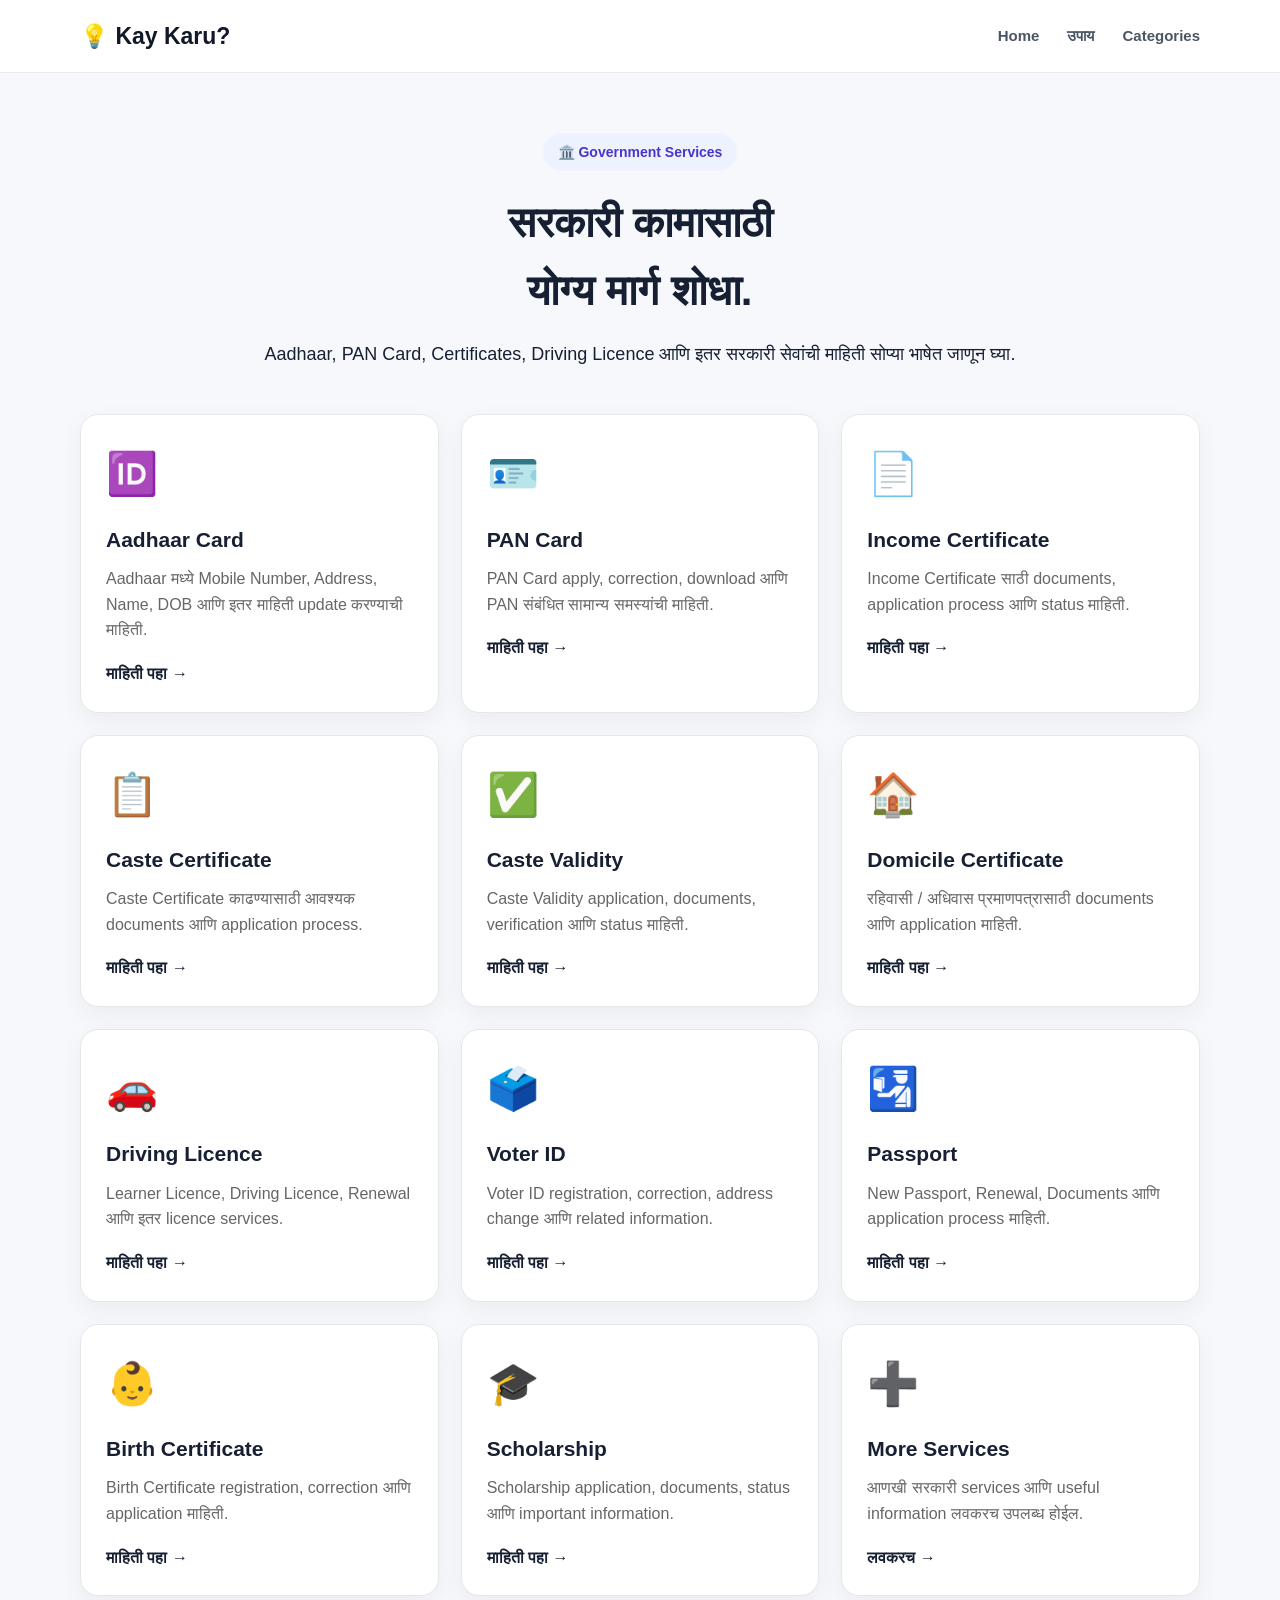
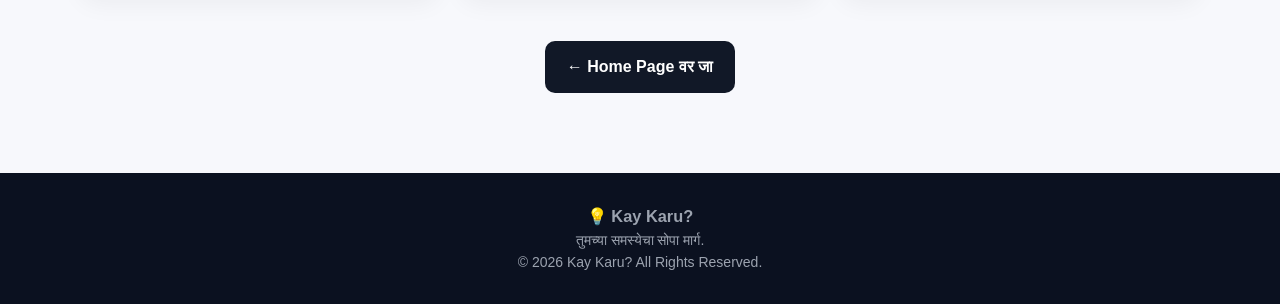
<file: government-services.html>
<!DOCTYPE html>
<html lang="mr">
<head>
    <meta charset="UTF-8">
    <meta name="viewport" content="width=device-width, initial-scale=1.0">

    <title>Government Services | सरकारी सेवा | Kay Karu?</title>

    <meta name="description"
          content="Aadhaar, PAN Card, Income Certificate, Caste Certificate, Domicile, Driving Licence आणि इतर सरकारी सेवांची माहिती सोप्या भाषेत मिळवा.">

    <meta name="keywords"
          content="government services Maharashtra, Aadhaar update, PAN card, income certificate, caste certificate, domicile certificate, driving licence">

    <meta name="robots" content="index, follow">

    <link rel="stylesheet" href="style.css">

    <style>
        .service-page {
            padding: 60px 0 80px;
        }

        .service-hero {
            text-align: center;
            max-width: 800px;
            margin: 0 auto 45px;
        }

        .service-hero .badge {
            display: inline-block;
            margin-bottom: 18px;
        }

        .service-hero h1 {
            font-size: 42px;
            margin-bottom: 15px;
        }

        .service-hero h1 span {
            display: block;
        }

        .service-hero p {
            font-size: 18px;
            line-height: 1.7;
        }

        .service-grid {
            display: grid;
            grid-template-columns: repeat(3, 1fr);
            gap: 22px;
        }

        .service-card {
            background: #fff;
            border: 1px solid #e5e7eb;
            border-radius: 18px;
            padding: 25px;
            cursor: pointer;
            transition: 0.25s ease;
            box-shadow: 0 8px 25px rgba(0,0,0,0.05);
        }

        .service-card:hover {
            transform: translateY(-5px);
            box-shadow: 0 15px 35px rgba(0,0,0,0.10);
        }

        .service-icon {
            font-size: 42px;
            margin-bottom: 15px;
        }

        .service-card h3 {
            margin-bottom: 10px;
            font-size: 21px;
        }

        .service-card p {
            color: #666;
            line-height: 1.6;
            margin-bottom: 18px;
        }

        .service-card span {
            font-weight: 600;
        }

        .back-home {
            text-align: center;
            margin-top: 45px;
        }

        .back-home a {
            display: inline-block;
            padding: 13px 22px;
            border-radius: 10px;
            text-decoration: none;
            font-weight: 600;
            background: #111827;
            color: #fff;
        }

        @media (max-width: 900px) {
            .service-grid {
                grid-template-columns: repeat(2, 1fr);
            }
        }

        @media (max-width: 600px) {
            .service-page {
                padding: 40px 0 60px;
            }

            .service-hero h1 {
                font-size: 32px;
            }

            .service-grid {
                grid-template-columns: 1fr;
            }

            .service-card {
                padding: 22px;
            }
        }
    </style>
</head>

<body>

<header class="header">
    <div class="container nav">

        <a href="index.html" class="logo">
            💡 Kay Karu?
        </a>

        <nav>
            <a href="index.html">Home</a>
            <a href="index.html#solutions">उपाय</a>
            <a href="index.html#categories">Categories</a>
        </nav>

    </div>
</header>


<main class="service-page">

    <div class="container">

        <div class="service-hero">

            <div class="badge">
                🏛️ Government Services
            </div>

            <h1>
                सरकारी कामासाठी
                <span>योग्य मार्ग शोधा.</span>
            </h1>

            <p>
                Aadhaar, PAN Card, Certificates, Driving Licence
                आणि इतर सरकारी सेवांची माहिती सोप्या भाषेत जाणून घ्या.
            </p>

        </div>


        <div class="service-grid">


            <!-- Aadhaar -->

            <div class="service-card"
                 onclick="window.location.href='aadhaar-update.html'">

                <div class="service-icon">🆔</div>

                <h3>Aadhaar Card</h3>

                <p>
                    Aadhaar मध्ये Mobile Number, Address,
                    Name, DOB आणि इतर माहिती update करण्याची माहिती.
                </p>

                <span>माहिती पहा →</span>

            </div>


            <!-- PAN -->

            <div class="service-card"
                 onclick="window.location.href='pan-card.html'">

                <div class="service-icon">🪪</div>

                <h3>PAN Card</h3>

                <p>
                    PAN Card apply, correction, download आणि
                    PAN संबंधित सामान्य समस्यांची माहिती.
                </p>

                <span>माहिती पहा →</span>

            </div>


            <!-- Income Certificate -->

            <div class="service-card"
                 onclick="window.location.href='income-certificate.html'">

                <div class="service-icon">📄</div>

                <h3>Income Certificate</h3>

                <p>
                    Income Certificate साठी documents,
                    application process आणि status माहिती.
                </p>

                <span>माहिती पहा →</span>

            </div>


            <!-- Caste Certificate -->

            <div class="service-card"
                 onclick="window.location.href='caste-certificate.html'">

                <div class="service-icon">📋</div>

                <h3>Caste Certificate</h3>

                <p>
                    Caste Certificate काढण्यासाठी आवश्यक
                    documents आणि application process.
                </p>

                <span>माहिती पहा →</span>

            </div>


            <!-- Caste Validity -->

            <div class="service-card"
                 onclick="window.location.href='caste-validity.html'">

                <div class="service-icon">✅</div>

                <h3>Caste Validity</h3>

                <p>
                    Caste Validity application, documents,
                    verification आणि status माहिती.
                </p>

                <span>माहिती पहा →</span>

            </div>


            <!-- Domicile -->

            <div class="service-card"
                 onclick="window.location.href='domicile-certificate.html'">

                <div class="service-icon">🏠</div>

                <h3>Domicile Certificate</h3>

                <p>
                    रहिवासी / अधिवास प्रमाणपत्रासाठी
                    documents आणि application माहिती.
                </p>

                <span>माहिती पहा →</span>

            </div>


            <!-- Driving Licence -->

            <div class="service-card"
                 onclick="window.location.href='driving-licence.html'">

                <div class="service-icon">🚗</div>

                <h3>Driving Licence</h3>

                <p>
                    Learner Licence, Driving Licence,
                    Renewal आणि इतर licence services.
                </p>

                <span>माहिती पहा →</span>

            </div>


            <!-- Voter ID -->

            <div class="service-card"
                 onclick="window.location.href='voter-id.html'">

                <div class="service-icon">🗳️</div>

                <h3>Voter ID</h3>

                <p>
                    Voter ID registration, correction,
                    address change आणि related information.
                </p>

                <span>माहिती पहा →</span>

            </div>


            <!-- Passport -->

            <div class="service-card"
                 onclick="window.location.href='passport.html'">

                <div class="service-icon">🛂</div>

                <h3>Passport</h3>

                <p>
                    New Passport, Renewal, Documents
                    आणि application process माहिती.
                </p>

                <span>माहिती पहा →</span>

            </div>


            <!-- Birth Certificate -->

            <div class="service-card"
                 onclick="window.location.href='birth-certificate.html'">

                <div class="service-icon">👶</div>

                <h3>Birth Certificate</h3>

                <p>
                    Birth Certificate registration,
                    correction आणि application माहिती.
                </p>

                <span>माहिती पहा →</span>

            </div>


            <!-- Scholarship -->

            <div class="service-card"
                 onclick="window.location.href='scholarship.html'">

                <div class="service-icon">🎓</div>

                <h3>Scholarship</h3>

                <p>
                    Scholarship application, documents,
                    status आणि important information.
                </p>

                <span>माहिती पहा →</span>

            </div>


            <!-- More -->

            <div class="service-card">

                <div class="service-icon">➕</div>

                <h3>More Services</h3>

                <p>
                    आणखी सरकारी services आणि
                    useful information लवकरच उपलब्ध होईल.
                </p>

                <span>लवकरच →</span>

            </div>


        </div>


        <div class="back-home">

            <a href="index.html">
                ← Home Page वर जा
            </a>

        </div>

    </div>

</main>


<footer>

    <div class="container">

        <h3>💡 Kay Karu?</h3>

        <p>
            तुमच्या समस्येचा सोपा मार्ग.
        </p>

        <div class="copyright">
            © 2026 Kay Karu? All Rights Reserved.
        </div>

    </div>

</footer>

</body>
</html>
</file>
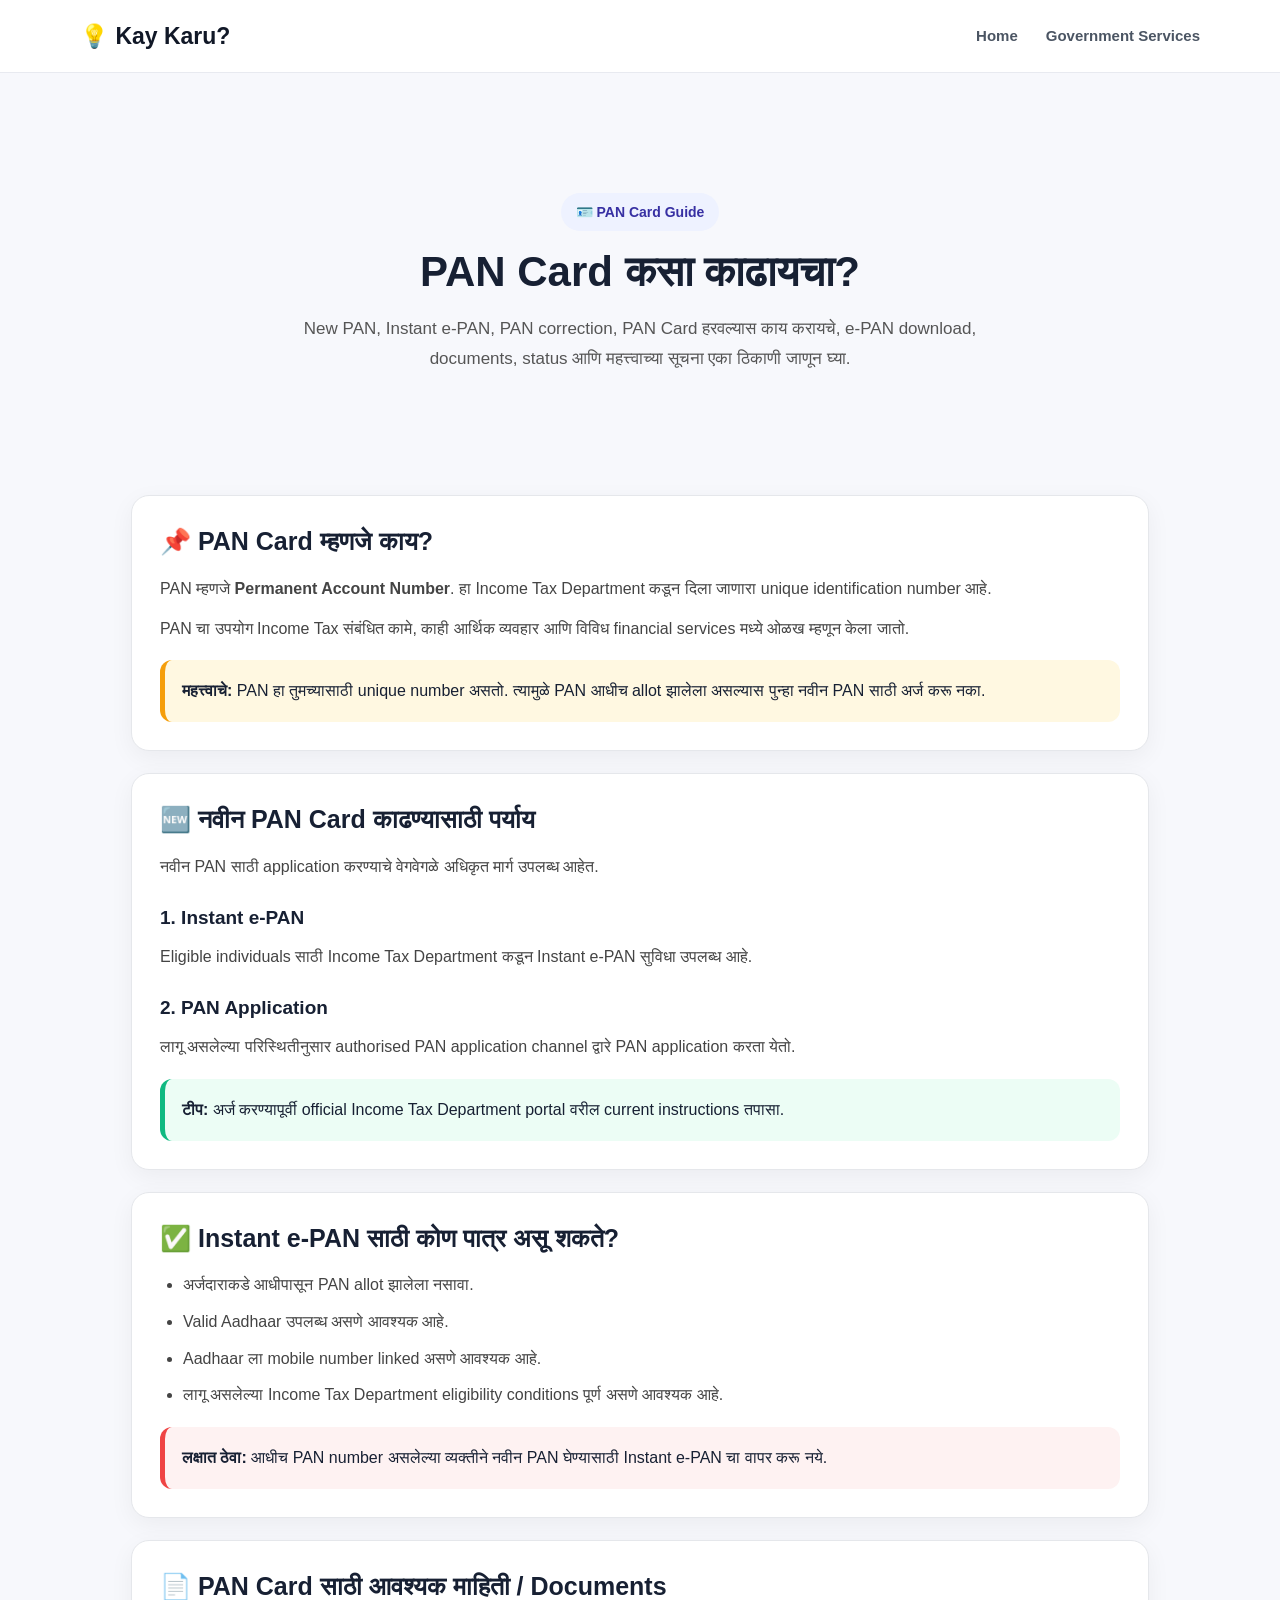
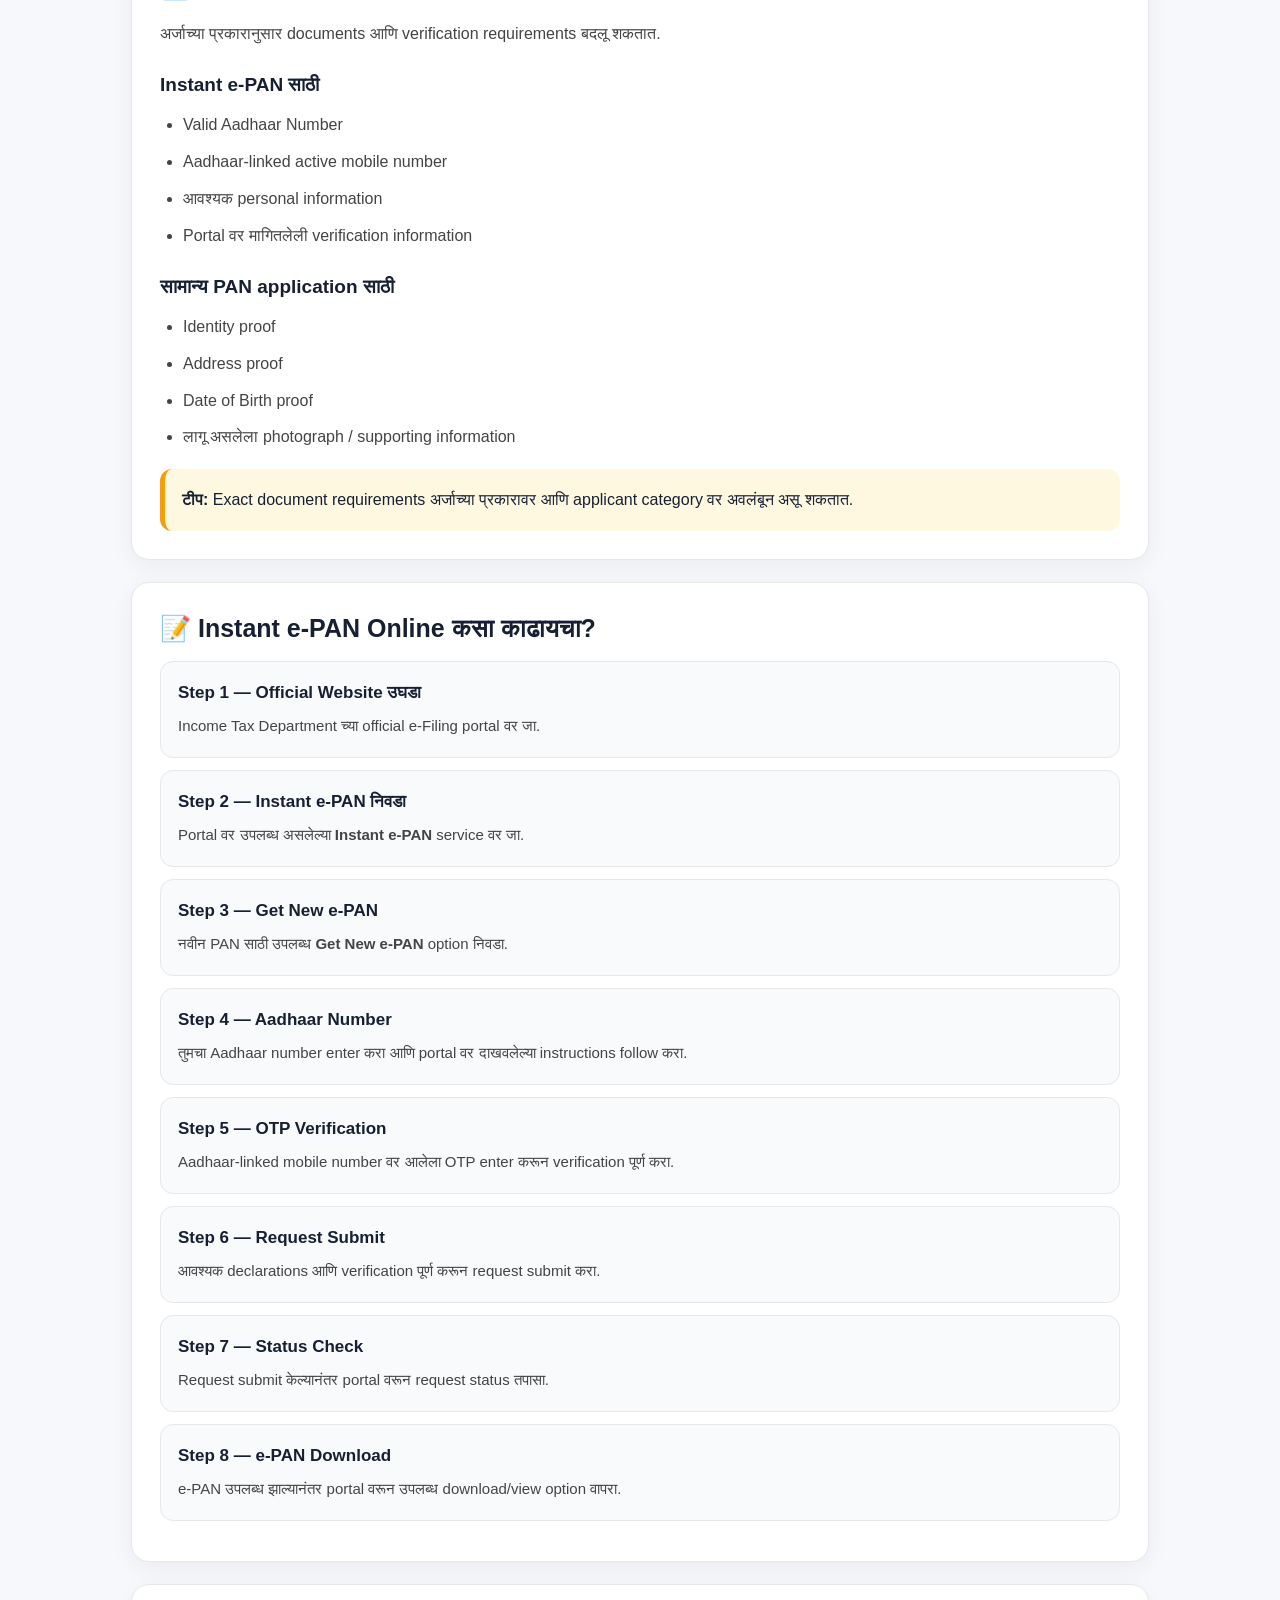
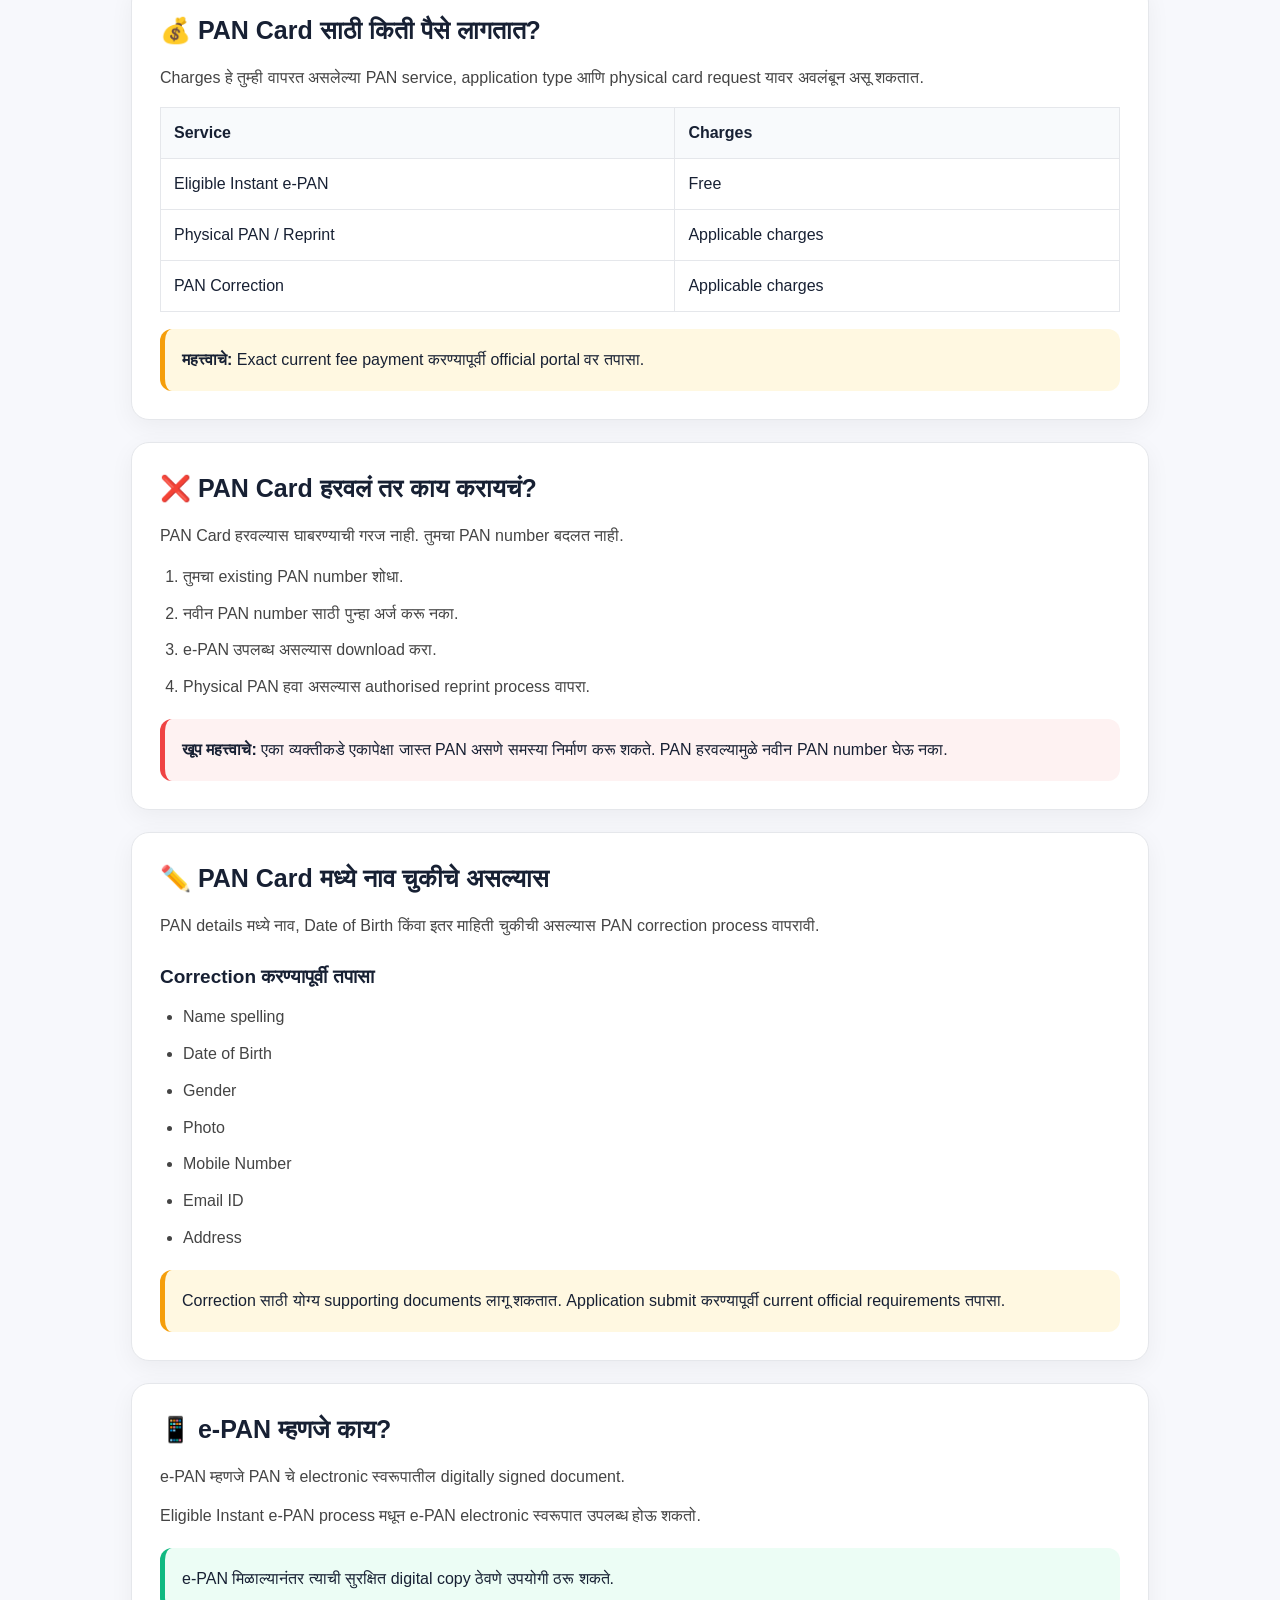
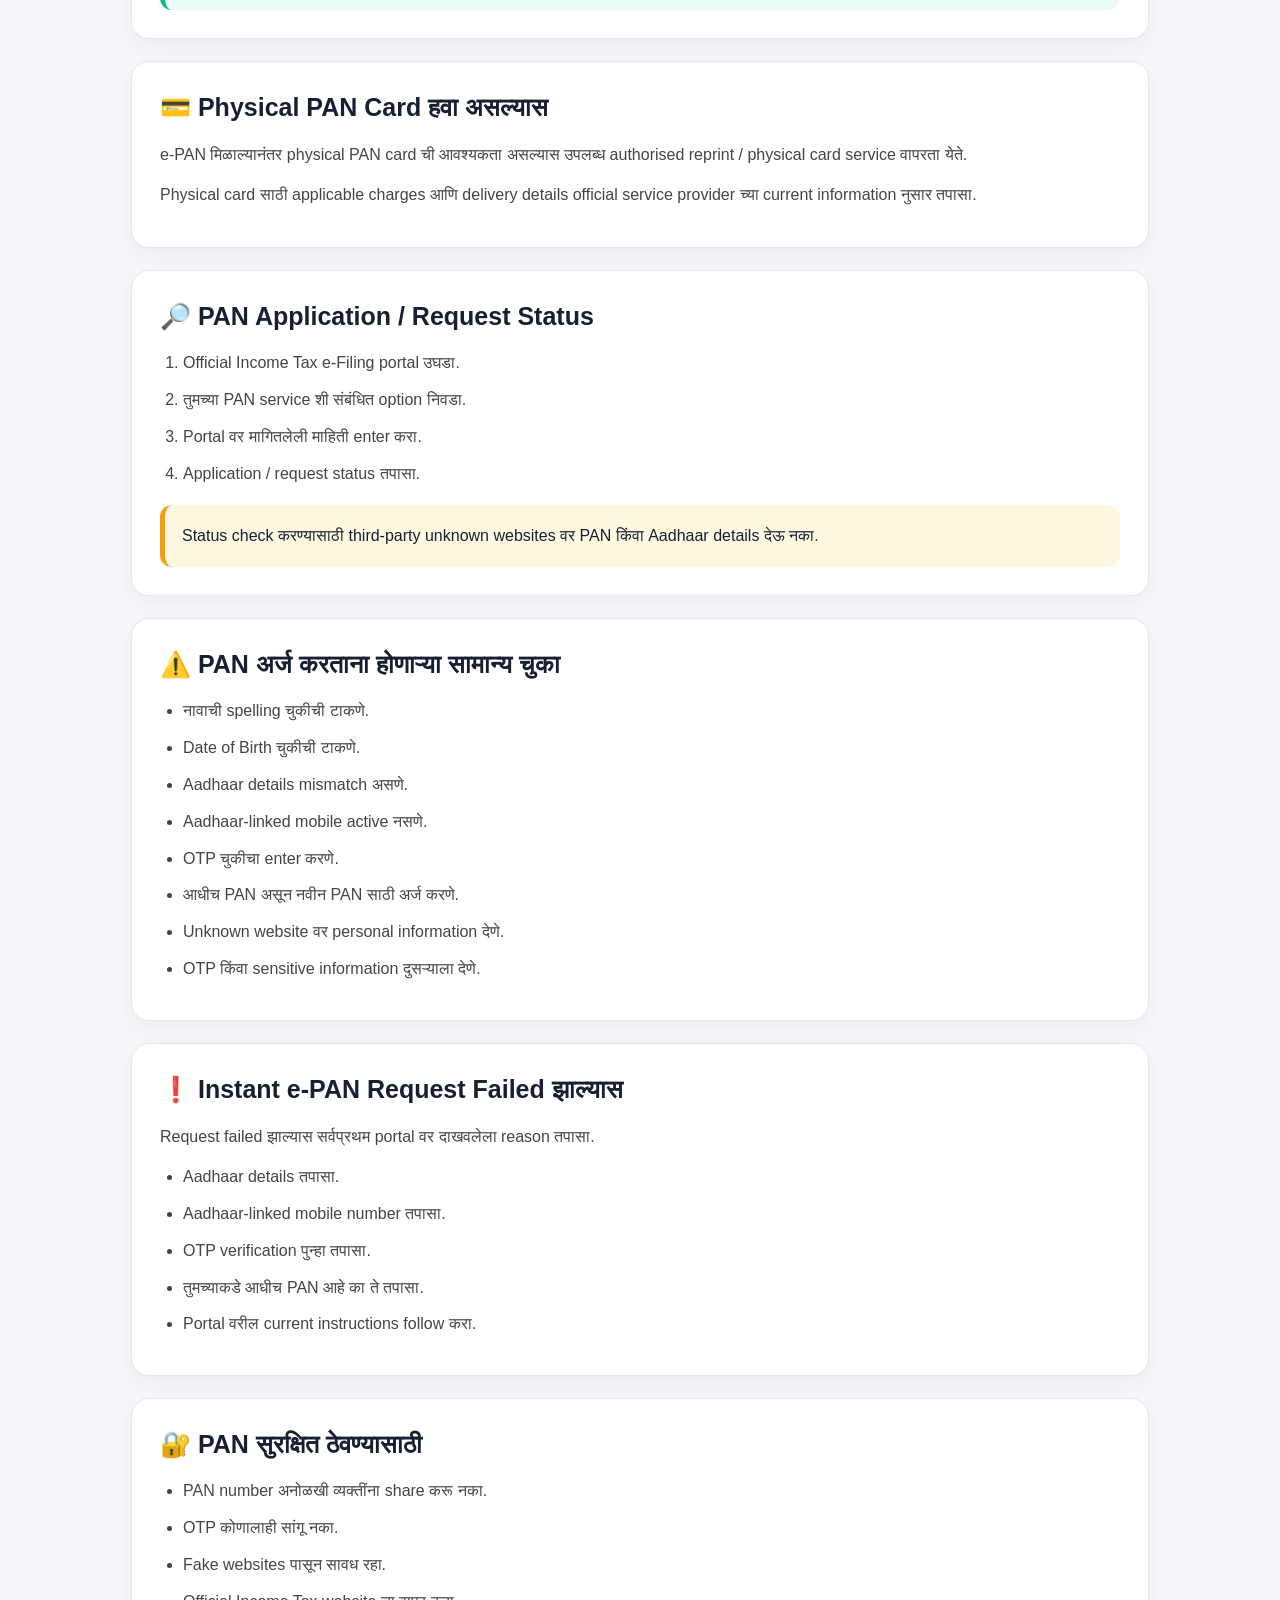
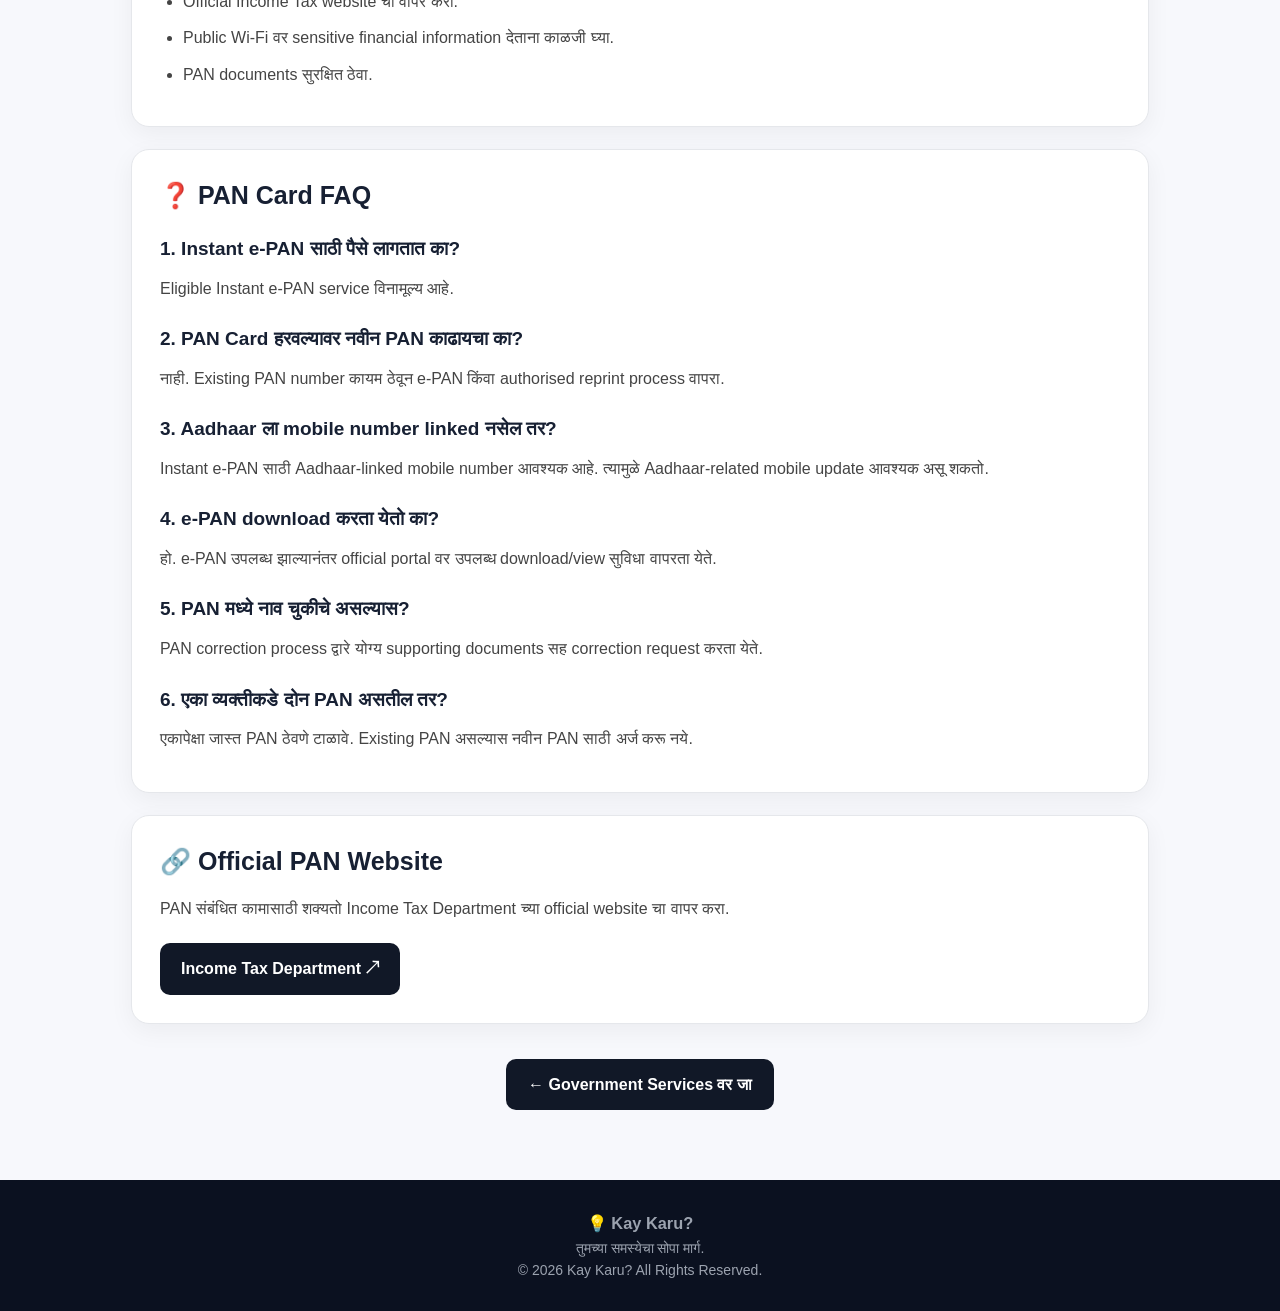
<file: pan-card.html>
<!DOCTYPE html>
<html lang="mr">
<head>
    <meta charset="UTF-8">
    <meta name="viewport" content="width=device-width, initial-scale=1.0">

    <title>PAN Card कसा काढायचा? | New PAN, Correction, Lost PAN | Kay Karu?</title>

    <meta name="description"
          content="PAN Card कसा काढायचा, New PAN, Instant e-PAN, PAN correction, PAN card हरवल्यास काय करायचे, e-PAN download, documents, fees, status आणि official information मराठीत.">

    <meta name="keywords"
          content="PAN Card, PAN Card Maharashtra, PAN apply, Instant e-PAN, PAN correction, lost PAN card, e-PAN download, PAN documents">

    <meta name="robots" content="index, follow">

    <link rel="stylesheet" href="style.css">

    <style>

        * {
            box-sizing: border-box;
        }

        body {
            margin: 0;
            overflow-x: hidden;
        }

        .pan-page {
            padding: 35px 0 70px;
        }

        .pan-container {
            width: 100%;
            max-width: 1050px;
            margin: auto;
            padding: 0 16px;
        }

        /* HERO */

        .pan-hero {
            text-align: center;
            margin-bottom: 35px;
        }

        .pan-badge {
            display: inline-block;
            background: #eef2ff;
            color: #3730a3;
            padding: 8px 15px;
            border-radius: 30px;
            font-size: 14px;
            font-weight: 600;
            margin-bottom: 15px;
        }

        .pan-hero h1 {
            font-size: 42px;
            line-height: 1.25;
            margin: 0 0 15px;
        }

        .pan-hero p {
            max-width: 760px;
            margin: auto;
            font-size: 17px;
            line-height: 1.8;
            color: #555;
        }

        /* CONTENT CARD */

        .pan-card {
            background: #ffffff;
            border: 1px solid #e5e7eb;
            border-radius: 18px;
            padding: 28px;
            margin-bottom: 22px;
            box-shadow: 0 7px 25px rgba(0,0,0,0.05);
        }

        .pan-card h2 {
            font-size: 25px;
            line-height: 1.4;
            margin: 0 0 15px;
        }

        .pan-card h3 {
            font-size: 19px;
            line-height: 1.5;
            margin: 22px 0 9px;
        }

        .pan-card p {
            font-size: 16px;
            line-height: 1.85;
            color: #444;
            margin: 10px 0;
        }

        .pan-card ul,
        .pan-card ol {
            padding-left: 23px;
            margin-top: 12px;
        }

        .pan-card li {
            font-size: 16px;
            line-height: 1.8;
            margin-bottom: 8px;
            color: #444;
        }

        /* STEP */

        .step-box {
            background: #f8fafc;
            border: 1px solid #e5e7eb;
            border-radius: 13px;
            padding: 17px;
            margin: 12px 0;
        }

        .step-number {
            font-weight: 700;
            font-size: 17px;
            margin-bottom: 6px;
        }

        .step-box p {
            margin: 0;
            font-size: 15px;
        }

        /* NOTES */

        .note {
            padding: 17px;
            border-radius: 12px;
            margin-top: 17px;
            line-height: 1.75;
            background: #fff8e1;
            border-left: 5px solid #f59e0b;
        }

        .success-note {
            padding: 17px;
            border-radius: 12px;
            margin-top: 17px;
            line-height: 1.75;
            background: #ecfdf5;
            border-left: 5px solid #10b981;
        }

        .danger-note {
            padding: 17px;
            border-radius: 12px;
            margin-top: 17px;
            line-height: 1.75;
            background: #fef2f2;
            border-left: 5px solid #ef4444;
        }

        /* TABLE */

        .table-wrapper {
            width: 100%;
            overflow-x: auto;
            margin-top: 15px;
        }

        .fee-table {
            width: 100%;
            min-width: 600px;
            border-collapse: collapse;
        }

        .fee-table th,
        .fee-table td {
            border: 1px solid #e5e7eb;
            padding: 13px;
            text-align: left;
            line-height: 1.5;
        }

        .fee-table th {
            background: #f8fafc;
        }

        /* OFFICIAL BUTTON */

        .official-btn {
            display: inline-block;
            margin-top: 10px;
            padding: 13px 21px;
            background: #111827;
            color: #fff;
            text-decoration: none;
            border-radius: 10px;
            font-weight: 600;
        }

        .official-btn:hover {
            opacity: 0.9;
        }

        /* BACK */

        .back-area {
            text-align: center;
            margin-top: 35px;
        }

        .back-btn {
            display: inline-block;
            padding: 13px 22px;
            background: #111827;
            color: #fff;
            text-decoration: none;
            border-radius: 10px;
            font-weight: 600;
        }

        /* MOBILE */

        @media (max-width: 700px) {

            .pan-page {
                padding: 25px 0 50px;
            }

            .pan-container {
                padding: 0 13px;
            }

            .pan-hero {
                margin-bottom: 25px;
            }

            .pan-hero h1 {
                font-size: 30px;
                line-height: 1.3;
            }

            .pan-hero p {
                font-size: 15px;
                line-height: 1.7;
            }

            .pan-card {
                padding: 20px 17px;
                border-radius: 15px;
                margin-bottom: 17px;
            }

            .pan-card h2 {
                font-size: 21px;
            }

            .pan-card h3 {
                font-size: 18px;
            }

            .pan-card p,
            .pan-card li {
                font-size: 15px;
                line-height: 1.75;
            }

            .pan-card ul,
            .pan-card ol {
                padding-left: 21px;
            }

            .step-box {
                padding: 15px;
            }

            .step-number {
                font-size: 16px;
            }

            .step-box p {
                font-size: 14px;
            }

            .official-btn,
            .back-btn {
                width: 100%;
                text-align: center;
            }

        }

    </style>
</head>


<body>

<!-- HEADER -->

<header class="header">

    <div class="container nav">

        <a href="index.html" class="logo">
            💡 Kay Karu?
        </a>

        <nav>
            <a href="index.html">Home</a>
            <a href="government-services.html">Government Services</a>
        </nav>

    </div>

</header>


<!-- MAIN -->

<main class="pan-page">

<div class="pan-container">


    <!-- HERO -->

    <section class="pan-hero">

        <div class="pan-badge">
            🪪 PAN Card Guide
        </div>

        <h1>
            PAN Card कसा काढायचा?
        </h1>

        <p>
            New PAN, Instant e-PAN, PAN correction,
            PAN Card हरवल्यास काय करायचे, e-PAN download,
            documents, status आणि महत्त्वाच्या सूचना
            एका ठिकाणी जाणून घ्या.
        </p>

    </section>


    <!-- 1 -->

    <section class="pan-card">

        <h2>📌 PAN Card म्हणजे काय?</h2>

        <p>
            PAN म्हणजे <strong>Permanent Account Number</strong>.
            हा Income Tax Department कडून दिला जाणारा
            unique identification number आहे.
        </p>

        <p>
            PAN चा उपयोग Income Tax संबंधित कामे,
            काही आर्थिक व्यवहार आणि विविध financial
            services मध्ये ओळख म्हणून केला जातो.
        </p>

        <div class="note">
            <strong>महत्त्वाचे:</strong>
            PAN हा तुमच्यासाठी unique number असतो.
            त्यामुळे PAN आधीच allot झालेला असल्यास
            पुन्हा नवीन PAN साठी अर्ज करू नका.
        </div>

    </section>


    <!-- 2 -->

    <section class="pan-card">

        <h2>🆕 नवीन PAN Card काढण्यासाठी पर्याय</h2>

        <p>
            नवीन PAN साठी application करण्याचे वेगवेगळे
            अधिकृत मार्ग उपलब्ध आहेत.
        </p>

        <h3>1. Instant e-PAN</h3>

        <p>
            Eligible individuals साठी Income Tax Department
            कडून Instant e-PAN सुविधा उपलब्ध आहे.
        </p>

        <h3>2. PAN Application</h3>

        <p>
            लागू असलेल्या परिस्थितीनुसार authorised PAN
            application channel द्वारे PAN application करता येतो.
        </p>

        <div class="success-note">
            <strong>टीप:</strong>
            अर्ज करण्यापूर्वी official Income Tax Department
            portal वरील current instructions तपासा.
        </div>

    </section>


    <!-- 3 -->

    <section class="pan-card">

        <h2>✅ Instant e-PAN साठी कोण पात्र असू शकते?</h2>

        <ul>
            <li>अर्जदाराकडे आधीपासून PAN allot झालेला नसावा.</li>
            <li>Valid Aadhaar उपलब्ध असणे आवश्यक आहे.</li>
            <li>Aadhaar ला mobile number linked असणे आवश्यक आहे.</li>
            <li>लागू असलेल्या Income Tax Department eligibility conditions पूर्ण असणे आवश्यक आहे.</li>
        </ul>

        <div class="danger-note">

            <strong>लक्षात ठेवा:</strong>

            आधीच PAN number असलेल्या व्यक्तीने
            नवीन PAN घेण्यासाठी Instant e-PAN चा
            वापर करू नये.

        </div>

    </section>


    <!-- 4 -->

    <section class="pan-card">

        <h2>📄 PAN Card साठी आवश्यक माहिती / Documents</h2>

        <p>
            अर्जाच्या प्रकारानुसार documents आणि
            verification requirements बदलू शकतात.
        </p>

        <h3>Instant e-PAN साठी</h3>

        <ul>
            <li>Valid Aadhaar Number</li>
            <li>Aadhaar-linked active mobile number</li>
            <li>आवश्यक personal information</li>
            <li>Portal वर मागितलेली verification information</li>
        </ul>

        <h3>सामान्य PAN application साठी</h3>

        <ul>
            <li>Identity proof</li>
            <li>Address proof</li>
            <li>Date of Birth proof</li>
            <li>लागू असलेला photograph / supporting information</li>
        </ul>

        <div class="note">
            <strong>टीप:</strong>
            Exact document requirements अर्जाच्या प्रकारावर
            आणि applicant category वर अवलंबून असू शकतात.
        </div>

    </section>


    <!-- 5 -->

    <section class="pan-card">

        <h2>📝 Instant e-PAN Online कसा काढायचा?</h2>

        <div class="step-box">

            <div class="step-number">
                Step 1 — Official Website उघडा
            </div>

            <p>
                Income Tax Department च्या official
                e-Filing portal वर जा.
            </p>

        </div>


        <div class="step-box">

            <div class="step-number">
                Step 2 — Instant e-PAN निवडा
            </div>

            <p>
                Portal वर उपलब्ध असलेल्या
                <strong>Instant e-PAN</strong> service वर जा.
            </p>

        </div>


        <div class="step-box">

            <div class="step-number">
                Step 3 — Get New e-PAN
            </div>

            <p>
                नवीन PAN साठी उपलब्ध
                <strong>Get New e-PAN</strong> option निवडा.
            </p>

        </div>


        <div class="step-box">

            <div class="step-number">
                Step 4 — Aadhaar Number
            </div>

            <p>
                तुमचा Aadhaar number enter करा आणि
                portal वर दाखवलेल्या instructions follow करा.
            </p>

        </div>


        <div class="step-box">

            <div class="step-number">
                Step 5 — OTP Verification
            </div>

            <p>
                Aadhaar-linked mobile number वर आलेला
                OTP enter करून verification पूर्ण करा.
            </p>

        </div>


        <div class="step-box">

            <div class="step-number">
                Step 6 — Request Submit
            </div>

            <p>
                आवश्यक declarations आणि verification
                पूर्ण करून request submit करा.
            </p>

        </div>


        <div class="step-box">

            <div class="step-number">
                Step 7 — Status Check
            </div>

            <p>
                Request submit केल्यानंतर portal वरून
                request status तपासा.
            </p>

        </div>


        <div class="step-box">

            <div class="step-number">
                Step 8 — e-PAN Download
            </div>

            <p>
                e-PAN उपलब्ध झाल्यानंतर portal वरून
                उपलब्ध download/view option वापरा.
            </p>

        </div>

    </section>


    <!-- 6 -->

    <section class="pan-card">

        <h2>💰 PAN Card साठी किती पैसे लागतात?</h2>

        <p>
            Charges हे तुम्ही वापरत असलेल्या PAN service,
            application type आणि physical card request
            यावर अवलंबून असू शकतात.
        </p>

        <div class="table-wrapper">

            <table class="fee-table">

                <tr>
                    <th>Service</th>
                    <th>Charges</th>
                </tr>

                <tr>
                    <td>Eligible Instant e-PAN</td>
                    <td>Free</td>
                </tr>

                <tr>
                    <td>Physical PAN / Reprint</td>
                    <td>Applicable charges</td>
                </tr>

                <tr>
                    <td>PAN Correction</td>
                    <td>Applicable charges</td>
                </tr>

            </table>

        </div>

        <div class="note">
            <strong>महत्त्वाचे:</strong>
            Exact current fee payment करण्यापूर्वी
            official portal वर तपासा.
        </div>

    </section>


    <!-- 7 -->

    <section class="pan-card">

        <h2>❌ PAN Card हरवलं तर काय करायचं?</h2>

        <p>
            PAN Card हरवल्यास घाबरण्याची गरज नाही.
            तुमचा PAN number बदलत नाही.
        </p>

        <ol>
            <li>तुमचा existing PAN number शोधा.</li>
            <li>नवीन PAN number साठी पुन्हा अर्ज करू नका.</li>
            <li>e-PAN उपलब्ध असल्यास download करा.</li>
            <li>Physical PAN हवा असल्यास authorised reprint process वापरा.</li>
        </ol>

        <div class="danger-note">

            <strong>खूप महत्त्वाचे:</strong>

            एका व्यक्तीकडे एकापेक्षा जास्त PAN असणे
            समस्या निर्माण करू शकते. PAN हरवल्यामुळे
            नवीन PAN number घेऊ नका.

        </div>

    </section>


    <!-- 8 -->

    <section class="pan-card">

        <h2>✏️ PAN Card मध्ये नाव चुकीचे असल्यास</h2>

        <p>
            PAN details मध्ये नाव, Date of Birth किंवा
            इतर माहिती चुकीची असल्यास PAN correction
            process वापरावी.
        </p>

        <h3>Correction करण्यापूर्वी तपासा</h3>

        <ul>
            <li>Name spelling</li>
            <li>Date of Birth</li>
            <li>Gender</li>
            <li>Photo</li>
            <li>Mobile Number</li>
            <li>Email ID</li>
            <li>Address</li>
        </ul>

        <div class="note">
            Correction साठी योग्य supporting documents
            लागू शकतात. Application submit करण्यापूर्वी
            current official requirements तपासा.
        </div>

    </section>


    <!-- 9 -->

    <section class="pan-card">

        <h2>📱 e-PAN म्हणजे काय?</h2>

        <p>
            e-PAN म्हणजे PAN चे electronic स्वरूपातील
            digitally signed document.
        </p>

        <p>
            Eligible Instant e-PAN process मधून e-PAN
            electronic स्वरूपात उपलब्ध होऊ शकतो.
        </p>

        <div class="success-note">
            e-PAN मिळाल्यानंतर त्याची सुरक्षित digital copy
            ठेवणे उपयोगी ठरू शकते.
        </div>

    </section>


    <!-- 10 -->

    <section class="pan-card">

        <h2>💳 Physical PAN Card हवा असल्यास</h2>

        <p>
            e-PAN मिळाल्यानंतर physical PAN card ची
            आवश्यकता असल्यास उपलब्ध authorised
            reprint / physical card service वापरता येते.
        </p>

        <p>
            Physical card साठी applicable charges आणि
            delivery details official service provider च्या
            current information नुसार तपासा.
        </p>

    </section>


    <!-- 11 -->

    <section class="pan-card">

        <h2>🔎 PAN Application / Request Status</h2>

        <ol>
            <li>Official Income Tax e-Filing portal उघडा.</li>
            <li>तुमच्या PAN service शी संबंधित option निवडा.</li>
            <li>Portal वर मागितलेली माहिती enter करा.</li>
            <li>Application / request status तपासा.</li>
        </ol>

        <div class="note">
            Status check करण्यासाठी third-party unknown
            websites वर PAN किंवा Aadhaar details देऊ नका.
        </div>

    </section>


    <!-- 12 -->

    <section class="pan-card">

        <h2>⚠️ PAN अर्ज करताना होणाऱ्या सामान्य चुका</h2>

        <ul>
            <li>नावाची spelling चुकीची टाकणे.</li>
            <li>Date of Birth चुकीची टाकणे.</li>
            <li>Aadhaar details mismatch असणे.</li>
            <li>Aadhaar-linked mobile active नसणे.</li>
            <li>OTP चुकीचा enter करणे.</li>
            <li>आधीच PAN असून नवीन PAN साठी अर्ज करणे.</li>
            <li>Unknown website वर personal information देणे.</li>
            <li>OTP किंवा sensitive information दुसऱ्याला देणे.</li>
        </ul>

    </section>


    <!-- 13 -->

    <section class="pan-card">

        <h2>❗ Instant e-PAN Request Failed झाल्यास</h2>

        <p>
            Request failed झाल्यास सर्वप्रथम portal वर
            दाखवलेला reason तपासा.
        </p>

        <ul>
            <li>Aadhaar details तपासा.</li>
            <li>Aadhaar-linked mobile number तपासा.</li>
            <li>OTP verification पुन्हा तपासा.</li>
            <li>तुमच्याकडे आधीच PAN आहे का ते तपासा.</li>
            <li>Portal वरील current instructions follow करा.</li>
        </ul>

    </section>


    <!-- 14 -->

    <section class="pan-card">

        <h2>🔐 PAN सुरक्षित ठेवण्यासाठी</h2>

        <ul>
            <li>PAN number अनोळखी व्यक्तींना share करू नका.</li>
            <li>OTP कोणालाही सांगू नका.</li>
            <li>Fake websites पासून सावध रहा.</li>
            <li>Official Income Tax website चा वापर करा.</li>
            <li>Public Wi-Fi वर sensitive financial information देताना काळजी घ्या.</li>
            <li>PAN documents सुरक्षित ठेवा.</li>
        </ul>

    </section>


    <!-- FAQ -->

    <section class="pan-card">

        <h2>❓ PAN Card FAQ</h2>


        <h3>1. Instant e-PAN साठी पैसे लागतात का?</h3>

        <p>
            Eligible Instant e-PAN service विनामूल्य आहे.
        </p>


        <h3>2. PAN Card हरवल्यावर नवीन PAN काढायचा का?</h3>

        <p>
            नाही. Existing PAN number कायम ठेवून
            e-PAN किंवा authorised reprint process वापरा.
        </p>


        <h3>3. Aadhaar ला mobile number linked नसेल तर?</h3>

        <p>
            Instant e-PAN साठी Aadhaar-linked mobile
            number आवश्यक आहे. त्यामुळे Aadhaar-related
            mobile update आवश्यक असू शकतो.
        </p>


        <h3>4. e-PAN download करता येतो का?</h3>

        <p>
            हो. e-PAN उपलब्ध झाल्यानंतर official portal
            वर उपलब्ध download/view सुविधा वापरता येते.
        </p>


        <h3>5. PAN मध्ये नाव चुकीचे असल्यास?</h3>

        <p>
            PAN correction process द्वारे योग्य supporting
            documents सह correction request करता येते.
        </p>


        <h3>6. एका व्यक्तीकडे दोन PAN असतील तर?</h3>

        <p>
            एकापेक्षा जास्त PAN ठेवणे टाळावे.
            Existing PAN असल्यास नवीन PAN साठी अर्ज करू नये.
        </p>

    </section>


    <!-- OFFICIAL WEBSITE -->

    <section class="pan-card">

        <h2>🔗 Official PAN Website</h2>

        <p>
            PAN संबंधित कामासाठी शक्यतो
            Income Tax Department च्या official website चा
            वापर करा.
        </p>

        <a
            class="official-btn"
            href="https://www.incometax.gov.in/"
            target="_blank"
            rel="noopener noreferrer">

            Income Tax Department ↗

        </a>

    </section>


    <!-- BACK -->

    <div class="back-area">

        <a
            class="back-btn"
            href="government-services.html">

            ← Government Services वर जा

        </a>

    </div>


</div>

</main>


<!-- FOOTER -->

<footer>

    <div class="container">

        <h3>💡 Kay Karu?</h3>

        <p>
            तुमच्या समस्येचा सोपा मार्ग.
        </p>

        <div class="copyright">
            © 2026 Kay Karu? All Rights Reserved.
        </div>

    </div>

</footer>


</body>
</html>
</file>
<file: style.css>
* {
  margin: 0;
  padding: 0;
  box-sizing: border-box;
}

html {
  scroll-behavior: smooth;
}

body {
  font-family: Arial, Helvetica, sans-serif;
  background: #f7f8fc;
  color: #172033;
  line-height: 1.6;
}

a {
  text-decoration: none;
}

button,
input {
  font: inherit;
}

/* =========================
   CONTAINER
========================= */

.container {
  width: min(1120px, 92%);
  margin: auto;
}

/* =========================
   HEADER
========================= */

header {
  position: sticky;
  top: 0;
  z-index: 1000;
  background: rgba(255, 255, 255, 0.96);
  backdrop-filter: blur(12px);
  border-bottom: 1px solid #e8eaf0;
}

header .container {
  min-height: 72px;
  display: flex;
  align-items: center;
  justify-content: space-between;
  gap: 30px;
}

.logo {
  font-size: 23px;
  font-weight: 800;
  color: #111827;
}

nav {
  display: flex;
  align-items: center;
  gap: 28px;
}

nav a {
  color: #4b5563;
  font-weight: 600;
  font-size: 15px;
  transition: 0.2s ease;
}

nav a:hover {
  color: #4f46e5;
}

/* =========================
   HERO
========================= */

.hero {
  padding: 95px 0 85px;
  text-align: center;
  background:
    radial-gradient(circle at top left, rgba(99, 102, 241, 0.16), transparent 35%),
    radial-gradient(circle at top right, rgba(139, 92, 246, 0.13), transparent 32%),
    #ffffff;
}

.badge {
  display: inline-flex;
  align-items: center;
  gap: 7px;
  padding: 8px 15px;
  border-radius: 50px;
  background: #eef2ff;
  color: #4338ca;
  font-size: 14px;
  font-weight: 700;
  margin-bottom: 22px;
}

.hero h1 {
  max-width: 850px;
  margin: auto;
  font-size: clamp(38px, 6vw, 68px);
  line-height: 1.08;
  letter-spacing: -2px;
  color: #111827;
}

.hero p {
  max-width: 680px;
  margin: 22px auto 0;
  color: #667085;
  font-size: 18px;
}

/* =========================
   SEARCH
========================= */

.search-box {
  max-width: 760px;
  margin: 38px auto 0;
  display: flex;
  padding: 7px;
  background: #ffffff;
  border: 1px solid #e2e5ec;
  border-radius: 18px;
  box-shadow: 0 15px 45px rgba(31, 41, 55, 0.10);
}

.search-box input {
  flex: 1;
  min-width: 0;
  border: 0;
  outline: none;
  padding: 17px 18px;
  font-size: 16px;
  color: #111827;
  background: transparent;
}

.search-box input::placeholder {
  color: #9ca3af;
}

.search-box button {
  border: 0;
  padding: 0 25px;
  border-radius: 13px;
  background: #4f46e5;
  color: #ffffff;
  font-weight: 700;
  cursor: pointer;
  transition: 0.2s ease;
}

.search-box button:hover {
  background: #4338ca;
  transform: translateY(-1px);
}

/* =========================
   EXAMPLES
========================= */

.examples {
  margin-top: 20px;
  color: #667085;
  font-size: 14px;
}

.examples button {
  border: 0;
  background: transparent;
  color: #4f46e5;
  font-weight: 600;
  cursor: pointer;
  margin: 4px;
}

.examples button:hover {
  text-decoration: underline;
}

/* =========================
   RESULT SECTION
========================= */

#resultSection {
  display: none;
  max-width: 900px;
  margin: 55px auto;
  padding: 42px;
  background: #ffffff;
  border: 1px solid #e6e8ef;
  border-radius: 24px;
  box-shadow: 0 18px 55px rgba(15, 23, 42, 0.08);
}

#resultTitle {
  font-size: 30px;
  line-height: 1.25;
  color: #111827;
  margin-bottom: 15px;
}

#resultText {
  color: #667085;
  font-size: 16px;
  margin-bottom: 28px;
}

/* Dynamic result headings */

#resultSteps h3 {
  margin-top: 30px;
  margin-bottom: 14px;
  padding-bottom: 10px;
  border-bottom: 1px solid #e9eaf0;
  font-size: 20px;
  color: #1f2937;
}

#resultSteps ul,
#resultSteps ol {
  padding-left: 25px;
  margin-bottom: 20px;
}

#resultSteps li {
  margin-bottom: 11px;
  color: #4b5563;
}

#resultSteps ol li::marker {
  color: #4f46e5;
  font-weight: 800;
}

/* Official website link */

#resultSteps a {
  display: inline-flex;
  align-items: center;
  margin-top: 8px;
  padding: 13px 20px;
  border-radius: 12px;
  background: #4f46e5;
  color: #ffffff;
  font-weight: 700;
  transition: 0.2s ease;
}

#resultSteps a:hover {
  background: #4338ca;
  transform: translateY(-2px);
}

/* =========================
   GENERAL SECTIONS
========================= */

section {
  padding: 85px 0;
}

.section-title {
  text-align: center;
  margin-bottom: 45px;
}

.section-title h2 {
  font-size: 36px;
  line-height: 1.2;
  color: #111827;
}

.section-title p {
  margin-top: 10px;
  color: #667085;
}

/* =========================
   PROBLEM CARDS
========================= */

.problem-grid {
  display: grid;
  grid-template-columns: repeat(3, 1fr);
  gap: 20px;
}

.problem-card {
  background: #ffffff;
  padding: 25px;
  border: 1px solid #e7e9ef;
  border-radius: 18px;
  transition: 0.25s ease;
  cursor: pointer;
}

.problem-card:hover {
  transform: translateY(-5px);
  border-color: #c7d2fe;
  box-shadow: 0 15px 35px rgba(15, 23, 42, 0.08);
}

.problem-card h3 {
  margin-bottom: 8px;
  font-size: 19px;
  color: #1f2937;
}

.problem-card p {
  color: #667085;
  font-size: 14px;
}

/* =========================
   CATEGORY CARDS
========================= */

.category-grid {
  display: grid;
  grid-template-columns: repeat(3, 1fr);
  gap: 20px;
}

.category-card {
  background: #ffffff;
  padding: 28px;
  border-radius: 18px;
  border: 1px solid #e7e9ef;
}

.category-card h3 {
  margin-bottom: 8px;
  color: #1f2937;
}

.category-card p {
  color: #667085;
  font-size: 14px;
}

/* =========================
   ABOUT
========================= */

.about {
  background: #111827;
  color: #ffffff;
}

.about .section-title h2 {
  color: #ffffff;
}

.about .section-title p {
  color: #b9c0cc;
}

.about-content {
  max-width: 780px;
  margin: auto;
  text-align: center;
}

.about-content p {
  color: #c5cad3;
  font-size: 17px;
}

/* =========================
   FOOTER
========================= */

footer {
  padding: 30px 0;
  background: #0b1120;
  color: #9ca3af;
  text-align: center;
  font-size: 14px;
}

/* =========================
   MOBILE
========================= */

@media (max-width: 800px) {

  header .container {
    min-height: 65px;
  }

  nav {
    gap: 12px;
  }

  nav a {
    font-size: 13px;
  }

  .hero {
    padding: 65px 0 60px;
  }

  .hero h1 {
    font-size: 40px;
    letter-spacing: -1px;
  }

  .hero p {
    font-size: 16px;
  }

  .search-box {
    flex-direction: column;
    padding: 8px;
    border-radius: 16px;
  }

  .search-box input {
    padding: 15px;
  }

  .search-box button {
    min-height: 52px;
  }

  #resultSection {
    padding: 25px 20px;
    border-radius: 18px;
  }

  #resultTitle {
    font-size: 25px;
  }

  .problem-grid,
  .category-grid {
    grid-template-columns: 1fr;
  }

  section {
    padding: 65px 0;
  }

  .section-title h2 {
    font-size: 29px;
  }
}

@media (max-width: 500px) {

  header .container {
    flex-direction: column;
    padding: 14px 0;
    gap: 10px;
  }

  nav {
    width: 100%;
    justify-content: center;
  }

  nav a {
    font-size: 12px;
  }

  .hero h1 {
    font-size: 34px;
  }

  .hero {
    padding-top: 50px;
  }

  #resultSection {
    margin-top: 35px;
  }
}
</file>
